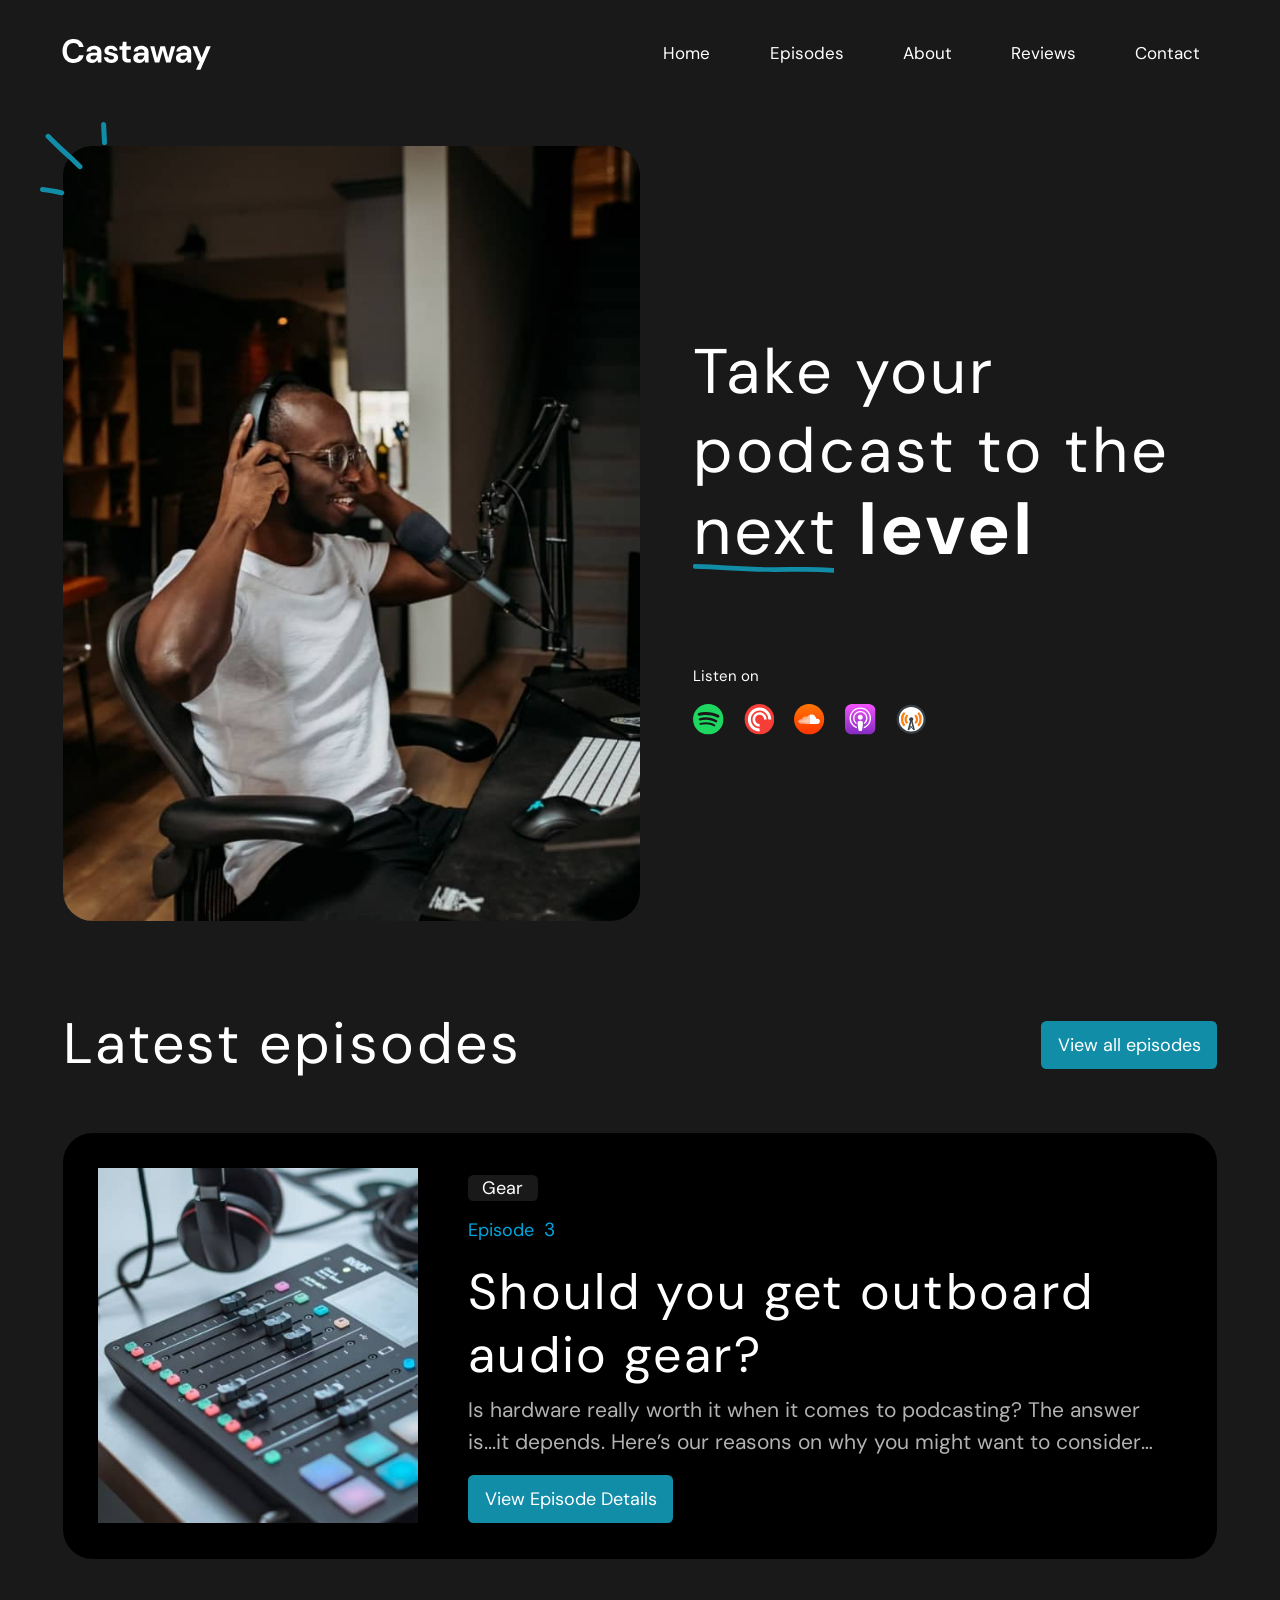
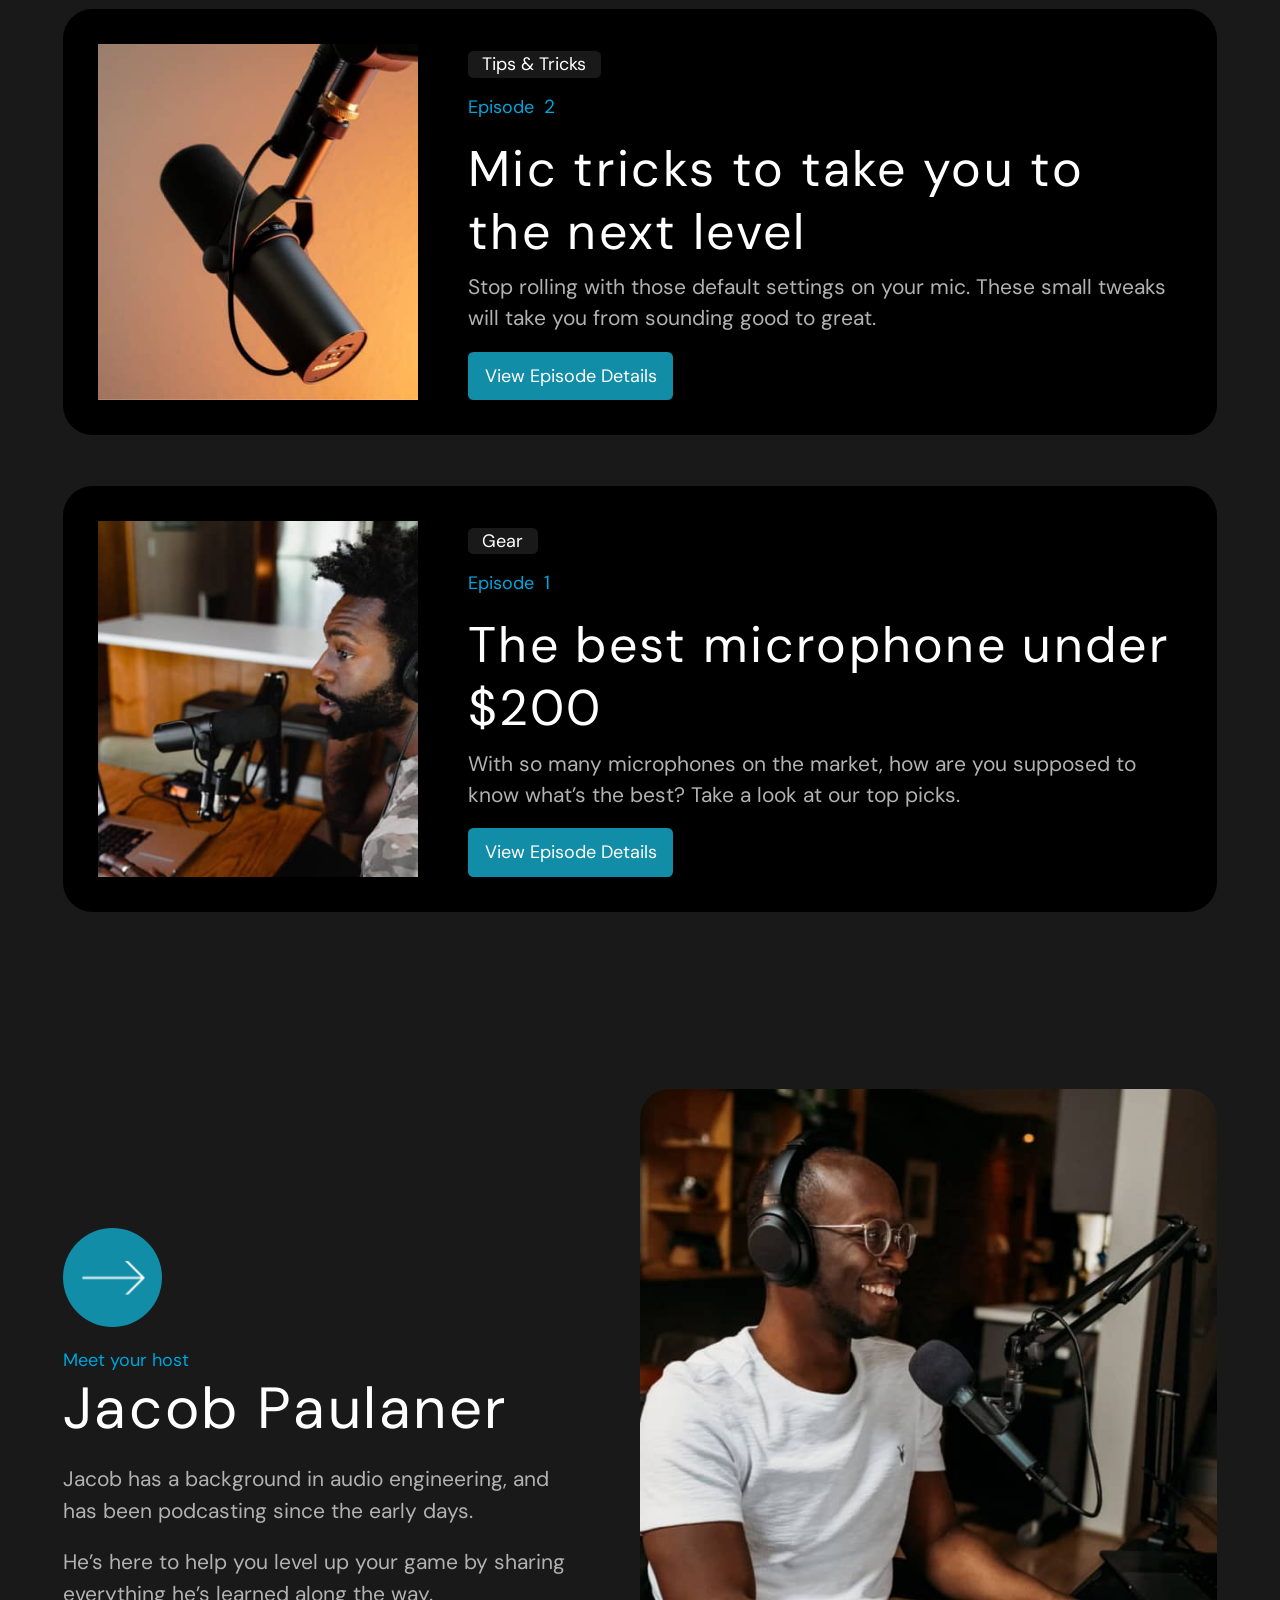
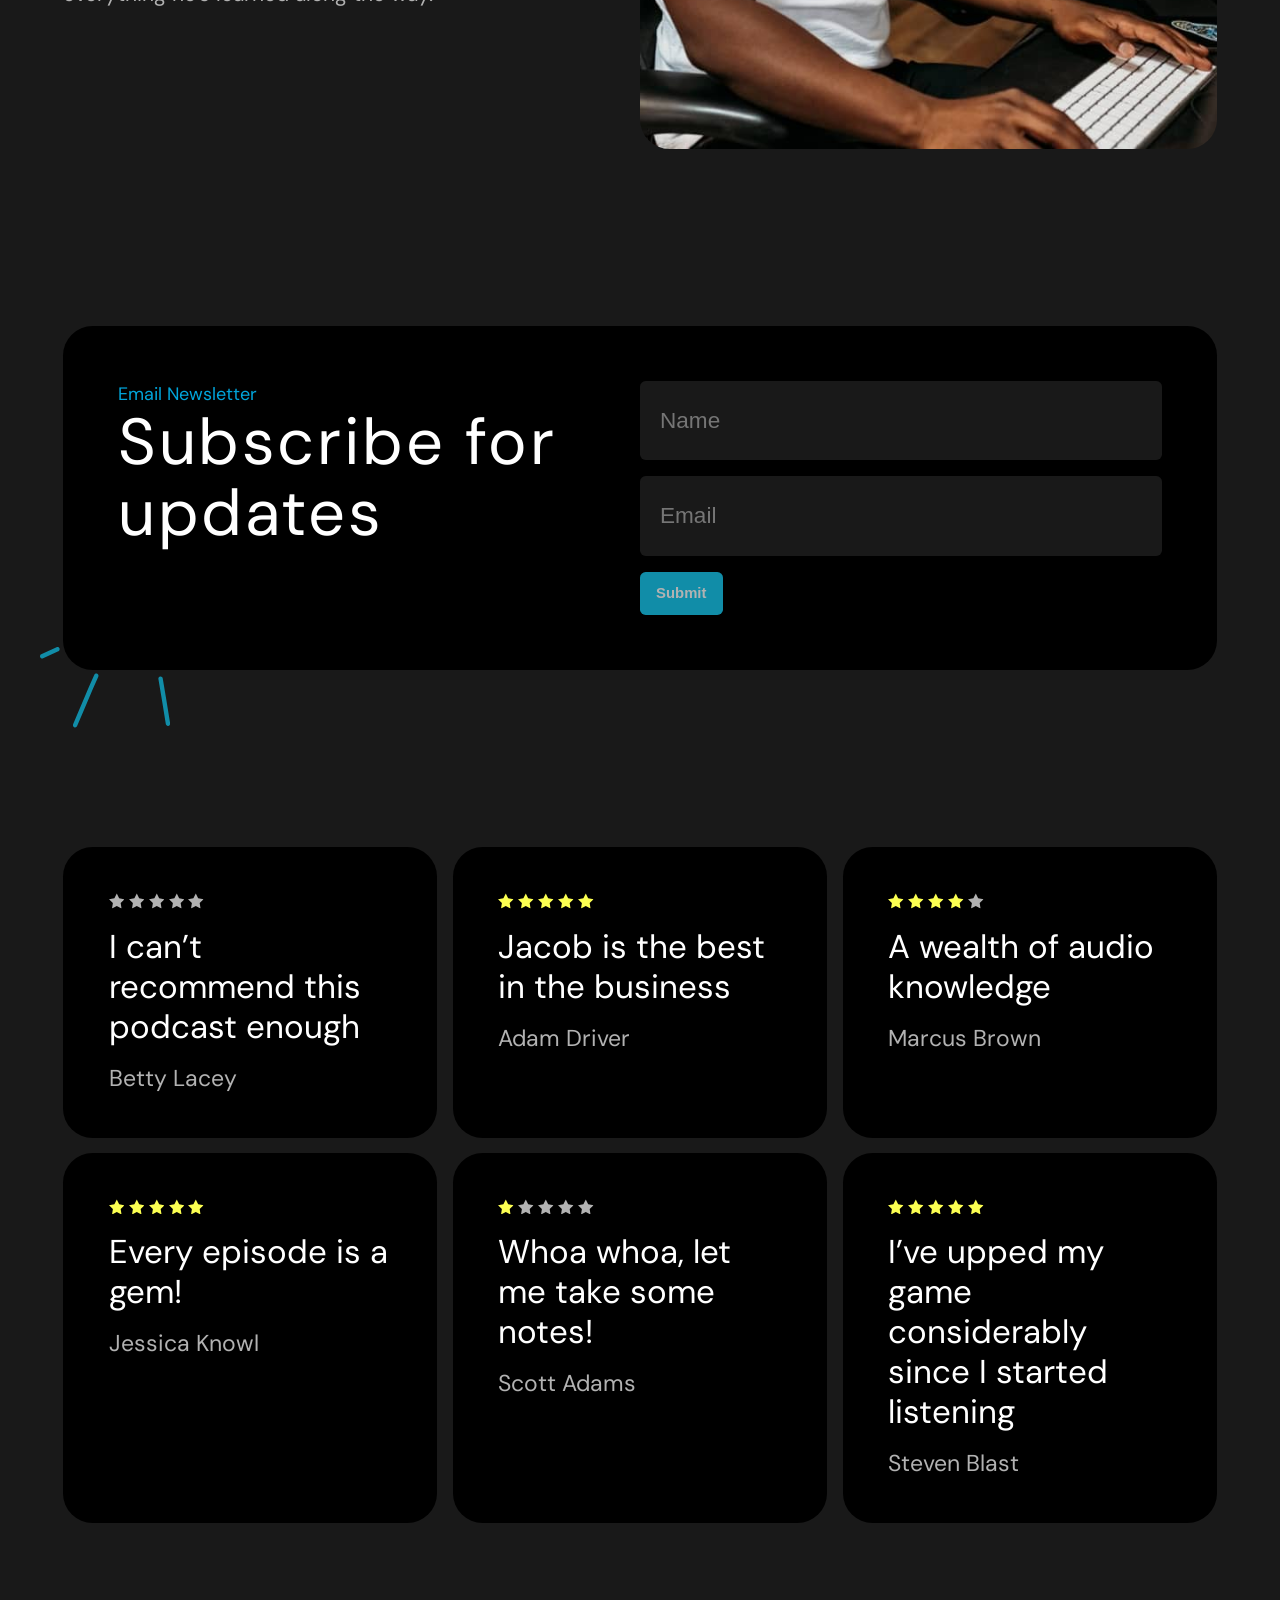
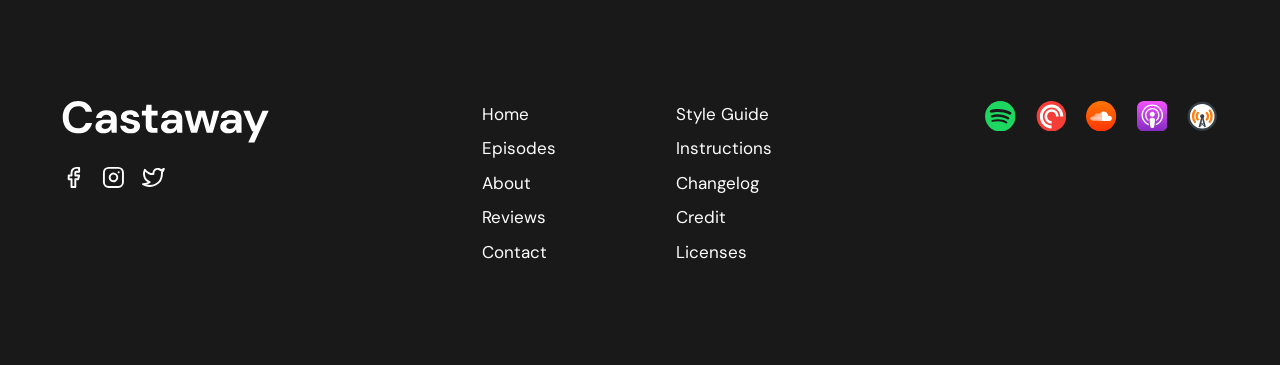
<file: index.html>
<!DOCTYPE html>
<html lang="zxx">

<head>
	<meta charset="UTF-8">
	<meta name="viewport" content="width=device-width, initial-scale=1.0">
	<link rel="shortcut icon" href="img/favicons/favicon-48x48.ico" type="image/x-icon">
	<link rel="apple-touch-icon" href="img/favicons/apple-touch-icon.png" type="image/png">
	<title>Castaway project</title>
	<link rel="stylesheet" type="text/css" href="css/main.css">
</head>

<body>
	<div class="wrapper">
		<header class="header">
			<div class="header__container container align-center">
				<a href="/" class="header__logo" aria-label="Home" title="Home">
					<img class="header__logo-img" width="160" height="33" src="./img/images/header/logo.svg" alt="logo picture">
				</a>
				<div class="header__menu menu align-center">
					<div class="menu__icon"><span></span></div>
					<nav class="menu__body">
						<ul class="menu__list">
							<li class="menu__item"><a href="#home" class="menu__link">Home</a></li>
							<li class="menu__item"><a href="#episodes" class="menu__link">Episodes</a></li>
							<li class="menu__item"><a href="#about" class="menu__link">About</a></li>
							<li class="menu__item"><a href="#reviews" class="menu__link">Reviews</a></li>
							<li class="menu__item"><a href="#contact" class="menu__link">Contact</a></li>
						</ul>
					</nav>
				</div>
			</div>
		</header>

		<main  id="home" class="main page page__container container">
			<h1 class="visually-hidden" id="hero-title">Podcast Studio</h1>
			<section class="page__hero hero" aria-labelledby="hero-title">
				<div class="hero__row">
					<div class="hero__col">
						<div class="hero__image">
							<img src="./img/images/hero-img/hero-img.jpg" width="650" height="873" alt="hero section image">
						</div>
					</div>
					<div class="hero__col align-center">
						<div class="hero__body">
							<h2 class="hero__text-main">Take your podcast to the <span class="hero__text-underlining">next</span> <span class="hero__text-green">level</span></h2>
							<p class="hero__text-add">Listen on</p>
							<div class="hero__soc1als soc1als-1">
								<ul class="soc1als-1__list">
									<li class="soc1als-1__item">
										<a 
											class="soc1als-1__link"
											href="/"
											target="_blank"
											aria-label="icon-1"
											title="icon-1"
										>
											<svg fill="none" viewBox="0 0 32 32" preserveAspectRatio="none" xmlns="http://www.w3.org/2000/svg">
												<g clip-path="url(#clip0_2_65)">
												<path d="M15.9994 0.0527344C7.19005 0.0527344 0.0483398 7.19426 0.0483398 16.0036C0.0483398 24.8133 7.19005 31.9543 15.9994 31.9543C24.8097 31.9543 31.9506 24.8133 31.9506 16.0036C31.9506 7.19483 24.8097 0.0534963 15.9992 0.0534963L15.9994 0.0527344ZM23.3144 23.0584C23.0287 23.527 22.4154 23.6756 21.9468 23.388C18.2017 21.1004 13.487 20.5823 7.93463 21.8508C7.39958 21.9727 6.86624 21.6375 6.74434 21.1023C6.62186 20.567 6.95577 20.0337 7.49215 19.9118C13.5683 18.523 18.7803 19.1213 22.9849 21.6908C23.4535 21.9784 23.6021 22.5899 23.3144 23.0584ZM25.2668 18.7146C24.9068 19.3004 24.1411 19.4851 23.5563 19.1251C19.2687 16.4891 12.7329 15.7259 7.66148 17.2653C7.00377 17.464 6.3091 17.0933 6.10948 16.4367C5.91139 15.779 6.28224 15.0857 6.93882 14.8857C12.7318 13.128 19.9335 13.9794 24.8573 17.0051C25.4421 17.3651 25.6268 18.1308 25.2668 18.7148V18.7146ZM25.4344 14.192C20.2935 11.1384 11.8116 10.8577 6.9032 12.3474C6.11501 12.5864 5.28148 12.1415 5.04263 11.3533C4.80377 10.5647 5.24834 9.73178 6.0371 9.49216C11.6716 7.78169 21.0382 8.11216 26.9571 11.6259C27.6676 12.0466 27.9 12.9623 27.479 13.6703C27.06 14.3792 26.1419 14.6129 25.4352 14.192H25.4344Z" fill="#1ED760"/>
												</g>
												<defs>
												<clipPath id="clip0_2_65">
												<rect width="32" height="32" fill="white"/>
												</clipPath>
												</defs>
											</svg>

										</a>
									</li>
									<li class="soc1als-1__item">
										<a 
											class="soc1als-1__link"
											href="/"
											target="_blank"
											aria-label="icon-2"
											title="icon-2"
										>
											<svg viewBox="0 0 32 32" preserveAspectRatio="none" fill="none" xmlns="http://www.w3.org/2000/svg">
												<g clip-path="url(#clip0_2_26)">
												<path d="M15.6592 30C23.3912 30 29.6592 23.732 29.6592 16C29.6592 8.26801 23.3912 2 15.6592 2C7.92719 2 1.65918 8.26801 1.65918 16C1.65918 23.732 7.92719 30 15.6592 30Z" fill="white"/>
												<path d="M16.1863 0C7.61062 0 0.65918 7.16334 0.65918 16C0.65918 24.8366 7.61062 32 16.1863 32C24.7621 32 31.7135 24.8366 31.7135 16C31.7135 7.16334 24.7621 0 16.1863 0ZM20.9963 16.148C20.9963 13.4927 18.9072 11.3397 16.3299 11.3397C13.7531 11.3397 11.664 13.4923 11.664 16.148C11.664 18.8033 13.7531 20.9559 16.3299 20.9559V23.7036C12.2806 23.7036 8.9975 20.321 8.9975 16.148C8.9975 11.9751 12.2802 8.5924 16.3299 8.5924C20.3797 8.5924 23.6625 11.9751 23.6625 16.148H20.9963ZM25.4955 16.148C25.4955 10.9321 21.3922 6.7036 16.3299 6.7036C11.2682 6.7036 7.16483 10.9321 7.16483 16.148C7.16483 21.3638 11.2682 25.592 16.3299 25.592V28.7404C9.58097 28.7404 4.10941 23.1024 4.10941 16.148C4.10941 9.19327 9.58097 3.5556 16.3299 3.5556C23.0793 3.5556 28.5506 9.19327 28.5506 16.148H25.4955Z" fill="#F43E37"/>
												</g>
												<defs>
												<clipPath id="clip0_2_26">
												<rect width="32" height="32" fill="white"/>
												</clipPath>
												</defs>
											</svg>

										</a>
									</li>
									<li class="soc1als-1__item">
										<a 
											class="soc1als-1__link"
											href="/"
											target="_blank"
											aria-label="icon-3"
											title="icon-3"
										>
											<svg viewBox="0 0 32 32" preserveAspectRatio="none" fill="none" xmlns="http://www.w3.org/2000/svg">
												<g clip-path="url(#clip0_2_33)">
												<path d="M31.6593 16C31.6593 24.8889 24.5267 32 15.8923 32C7.25806 32 0.000244141 24.8889 0.000244141 16C0.000244141 7.11112 7.13292 0 15.7672 0C24.4015 0 31.6593 7.11112 31.6593 16Z" fill="url(#paint0_linear_2_33)"/>
												<path d="M4.67003 17.069C4.67614 17.0161 4.71365 16.9789 4.76091 16.9789C4.80646 16.9789 4.8442 17.0161 4.85127 17.0687L5.0476 18.3457L4.85127 19.601C4.84397 19.6536 4.80669 19.6902 4.76091 19.6902C4.71362 19.6902 4.67614 19.6533 4.67003 19.6005L4.50439 18.3457L4.67003 17.069Z" fill="white"/>
												<path d="M5.59841 16.1888C5.64615 16.1888 5.68488 16.2267 5.69268 16.2815L5.94575 18.3458L5.69243 20.3649C5.68465 20.4196 5.6459 20.4576 5.59841 20.4576C5.55019 20.4576 5.51048 20.4185 5.50414 20.3644L5.28149 18.3458L5.50414 16.2815C5.51071 16.2279 5.55042 16.1888 5.59841 16.1888Z" fill="white"/>
												<path d="M9.03029 14.5498C9.03466 14.4534 9.11025 14.3774 9.2016 14.3774C9.29241 14.3774 9.36766 14.4534 9.37308 14.5498L9.57352 18.3476L9.37308 20.8022V20.8015C9.36774 20.8977 9.29241 20.9736 9.2016 20.9736C9.11025 20.9736 9.03492 20.8979 9.03029 20.802L8.85303 18.3476L9.03029 14.5498Z" fill="white"/>
												<path d="M7.25224 15.8302C7.25786 15.7543 7.3151 15.6975 7.38525 15.6975C7.45467 15.6975 7.51191 15.7543 7.51802 15.8297L7.74504 18.3466L7.51802 20.7812C7.51191 20.8566 7.45467 20.9135 7.38525 20.9135C7.31508 20.9135 7.25759 20.8566 7.25224 20.7812L7.05249 18.3466L7.25224 15.8302Z" fill="white"/>
												<path d="M11.2565 20.7619C11.2519 20.8806 11.1598 20.9733 11.0466 20.9733C10.9325 20.9733 10.8402 20.8803 10.8366 20.7627L10.6824 18.3485L10.8366 13.2928C10.8403 13.1741 10.9326 13.0812 11.0468 13.0812C11.1601 13.0812 11.2522 13.1739 11.2568 13.2925L11.4305 18.3488L11.2565 20.7619Z" fill="white"/>
												<path d="M15.1123 20.6944C15.1094 20.8545 14.9808 20.9848 14.8249 20.9848C14.6689 20.9848 14.5399 20.8545 14.5374 20.6958C14.5374 20.6958 14.429 18.3522 14.429 18.3485L14.5374 12.511C14.5398 12.3506 14.6687 12.2203 14.8249 12.2203C14.9808 12.2203 15.1096 12.3509 15.1123 12.5108L15.2336 18.3504L15.1123 20.6944Z" fill="white"/>
												<path d="M13.1702 20.724C13.1665 20.8649 13.0571 20.9754 12.9214 20.9754C12.7848 20.9754 12.6755 20.8649 12.6725 20.7255L12.541 18.3495L12.6723 13.2563C12.6752 13.1154 12.7846 13.0051 12.9213 13.0051C13.0569 13.0051 13.1662 13.1154 13.1699 13.2563L13.3178 18.3492L13.1702 20.7257V20.724Z" fill="white"/>
												<path d="M8.44204 20.8012C8.43592 20.8875 8.37065 20.953 8.28998 20.953C8.20818 20.953 8.14317 20.8875 8.13775 20.8009L7.94946 18.3463L8.13775 16.0121C8.14291 15.9253 8.20818 15.8597 8.28998 15.8597C8.37091 15.8597 8.43618 15.9248 8.44204 16.011L8.65588 18.3463L8.44204 20.8012Z" fill="white"/>
												<path d="M6.60156 20.7063C6.59474 20.7716 6.54699 20.8188 6.48806 20.8188C6.42812 20.8188 6.38037 20.7713 6.37452 20.7059L6.16309 18.3461L6.37452 15.8969C6.38061 15.8317 6.42834 15.7842 6.48804 15.7842C6.54698 15.7842 6.59472 15.8315 6.60179 15.8969L6.84174 18.3461L6.60156 20.7063Z" fill="white"/>
												<path d="M13.6007 13.4426C13.6037 13.2903 13.7218 13.1714 13.8692 13.1714C14.0163 13.1714 14.1337 13.2903 14.1371 13.4421L14.2716 18.3499L14.1371 20.7111V20.7091C14.1337 20.8613 14.0163 20.98 13.8692 20.98C13.7216 20.98 13.6037 20.8611 13.6007 20.7108L13.481 18.3497L13.6007 13.4426Z" fill="white"/>
												<path d="M10.3115 20.7863C10.3066 20.8938 10.2226 20.9782 10.1208 20.9782C10.018 20.9782 9.93416 20.8938 9.93004 20.7873L9.76416 18.3483L9.92978 13.6817C9.93424 13.5742 10.018 13.4899 10.1208 13.4899C10.2226 13.4899 10.3064 13.5739 10.3115 13.6817L10.4986 18.3483L10.3115 20.7863Z" fill="white"/>
												<path d="M12.2098 20.7478V20.7475C12.2054 20.8764 12.1051 20.9777 11.9806 20.9777C11.8557 20.9777 11.7548 20.876 11.7514 20.7476L11.6084 18.3485L11.7512 13.1221C11.7545 12.9921 11.8554 12.8905 11.9806 12.8905C12.1051 12.8905 12.2059 12.9923 12.2098 13.1221L12.3706 18.3488L12.2098 20.7465V20.7475C12.2098 20.7472 12.2098 20.747 12.2098 20.7468V20.7478Z" fill="white"/>
												<path d="M23.2915 15.5558C23.6233 15.4147 23.9875 15.3364 24.3692 15.3364C25.9077 15.3364 27.1549 16.6024 27.1549 18.164C27.1549 19.7255 25.9075 20.9914 24.369 20.9914C24.3192 20.9914 16.6534 20.9875 16.6463 20.9867C16.4799 20.9696 16.3477 20.8255 16.3455 20.6525V11.6794C16.3475 11.5145 16.4035 11.4295 16.6137 11.3469C17.1547 11.1346 17.7674 11.009 18.3958 11.009C20.9643 11.009 23.0698 13.0078 23.2915 15.5558Z" fill="white"/>
												<path d="M15.4687 11.982C15.4712 11.8108 15.6086 11.6714 15.7759 11.6714C15.9428 11.6714 16.0801 11.8108 16.0826 11.9816L16.2192 18.351L16.0826 20.6628V20.66C16.0801 20.8314 15.9428 20.9705 15.7759 20.9705C15.6086 20.9705 15.4712 20.8314 15.469 20.6625L15.343 18.351L15.4687 11.982Z" fill="white"/>
												</g>
												<defs>
												<linearGradient id="paint0_linear_2_33" x1="15.8298" y1="0" x2="15.8298" y2="32" gradientUnits="userSpaceOnUse">
												<stop offset="0" stop-color="#FF7602"/>
												<stop offset="1" stop-color="#FF3502"/>
												</linearGradient>
												<clipPath id="clip0_2_33">
												<rect width="32" height="32" fill="white"/>
												</clipPath>
												</defs>
											</svg>

										</a>
									</li>
									<li class="soc1als-1__item">
										<a 
											class="soc1als-1__link"
											href="/"
											target="_blank"
											aria-label="icon-4"
											title="icon-4"
										>
											<svg viewBox="0 0 32 32" preserveAspectRatio="none" fill="none" xmlns="http://www.w3.org/2000/svg">
												<g clip-path="url(#clip0_2_30)">
												<path fill-rule="evenodd" clip-rule="evenodd" d="M31.3672 27.7357C31.0561 28.5258 30.3384 29.6383 29.3205 30.4219C28.7329 30.8745 28.0313 31.3072 27.0676 31.5927C26.0403 31.8971 24.7749 32 23.2 32H8.8001C7.22534 32 5.95999 31.8971 4.93258 31.5927C3.96888 31.3072 3.2674 30.8745 2.67962 30.4219C1.66187 29.6382 0.943989 28.5258 0.632929 27.7357C0.00635821 26.1438 0 24.3376 0 23.2V8.79997C0 7.66243 0.00635821 5.85622 0.632929 4.26429C0.943989 3.47418 1.66174 2.36169 2.67962 1.57806C3.26727 1.12546 3.96888 0.692826 4.93258 0.407328C5.95986 0.102881 7.22521 0 8.8001 0H23.2002C24.7749 0 26.0403 0.102881 27.0677 0.407328C28.0314 0.692826 28.7329 1.12559 29.3206 1.57806C30.3384 2.36182 31.0563 3.47418 31.3673 4.26429C31.9939 5.85622 32.0003 7.66243 32.0003 8.79997V23.2C32.0001 24.3375 31.9938 26.1437 31.3672 27.7357Z" fill="url(#paint0_linear_2_30)"/>
												<path d="M18.3209 18.3933C17.8407 17.8867 16.9973 17.5619 16.0016 17.5619C15.0059 17.5619 14.1625 17.8867 13.6823 18.3933C13.4318 18.6577 13.2993 18.9287 13.2575 19.3148C13.1767 20.0625 13.2221 20.7062 13.3097 21.7354C13.3931 22.7161 13.5516 24.024 13.7583 25.356C13.9055 26.3039 14.025 26.8155 14.1339 27.1819C14.3104 27.7756 14.97 28.2949 16.0016 28.2949C17.0331 28.2949 17.6928 27.7755 17.8693 27.1819C17.9781 26.8155 18.0977 26.3039 18.2448 25.356C18.4516 24.024 18.61 22.7161 18.6935 21.7354C18.7811 20.7061 18.8265 20.0623 18.7456 19.3148C18.7039 18.9289 18.5714 18.6577 18.3209 18.3933ZM13.3852 13.8822C13.3852 15.3285 14.5577 16.501 16.0041 16.501C17.4505 16.501 18.623 15.3285 18.623 13.8822C18.623 12.4358 17.4505 11.2633 16.0041 11.2633C14.5577 11.2633 13.3852 12.4358 13.3852 13.8822ZM15.9716 3.54704C9.84669 3.56447 4.8279 8.53341 4.7521 14.658C4.69055 19.6193 7.85762 23.8632 12.28 25.4188C12.3873 25.4565 12.4963 25.3674 12.4794 25.2549C12.4214 24.8696 12.3667 24.4825 12.3165 24.1019C12.2987 23.9674 12.213 23.8514 12.0887 23.7971C8.5933 22.27 6.15251 18.7644 6.19168 14.7037C6.24305 9.37477 10.5946 5.03036 15.9236 4.98725C21.3714 4.94325 25.8174 9.36219 25.8174 14.8C25.8174 18.82 23.3873 22.2826 19.9191 23.7975C19.7949 23.8518 19.7097 23.9681 19.692 24.1026C19.6418 24.483 19.5871 24.87 19.5292 25.2549C19.5122 25.3674 19.6212 25.4565 19.7285 25.4189C24.1086 23.8782 27.2573 19.7003 27.2573 14.8001C27.257 8.58415 22.1914 3.52924 15.9716 3.54704ZM15.7683 8.70954C19.2404 8.57512 22.1079 11.3607 22.1079 14.8034C22.1079 16.5543 21.3661 18.1351 20.1805 19.2483C20.0799 19.3427 20.0258 19.4767 20.0336 19.6144C20.0572 20.0332 20.0486 20.4402 20.0207 20.8998C20.0132 21.0222 20.1506 21.1004 20.2519 21.0314C22.2401 19.6727 23.5478 17.3881 23.5478 14.8034C23.5478 10.5478 20.0031 7.10439 15.7112 7.27073C11.7226 7.42537 8.52259 10.7139 8.47147 14.7053C8.43789 17.3303 9.7536 19.6559 11.7674 21.0316C11.8685 21.1007 12.0054 21.0224 11.9979 20.9C11.9699 20.4402 11.9614 20.0332 11.9849 19.6144C11.9927 19.4768 11.9388 19.3428 11.8384 19.2486C10.6158 18.1007 9.86501 16.4558 9.91282 14.6398C9.99701 11.444 12.5736 8.83328 15.7683 8.70954Z" fill="white"/>
												</g>
												<defs>
												<linearGradient id="paint0_linear_2_30" x1="16.0001" y1="0" x2="16.0001" y2="32" gradientUnits="userSpaceOnUse">
												<stop offset="0" stop-color="#F452FF"/>
												<stop offset="1" stop-color="#832BC1"/>
												</linearGradient>
												<clipPath id="clip0_2_30">
												<rect width="32" height="32" fill="white"/>
												</clipPath>
												</defs>
											</svg>

										</a>
									</li>
									<li class="soc1als-1__item">
										<a 
											class="soc1als-1__link"
											href="/"
											target="_blank"
											aria-label="icon-5"
											title="icon-5"
										>
											<svg viewBox="0 0 32 32" preserveAspectRatio="none" fill="none" xmlns="http://www.w3.org/2000/svg">
												<g clip-path="url(#clip0_2_50)">
												<path d="M15.9375 30C23.704 30 30 23.704 30 15.9375C30 8.171 23.704 1.875 15.9375 1.875C8.171 1.875 1.875 8.171 1.875 15.9375C1.875 23.704 8.171 30 15.9375 30Z" fill="white" stroke="#363F46" stroke-width="2.42578" stroke-linecap="round"/>
												<path d="M8.30304 9.99902C8.30304 9.99902 6.3584 12.1928 6.3584 16.0258C6.3584 19.8588 8.30304 21.9642 8.30304 21.9642" fill="white"/>
												<path d="M8.30304 9.99902C8.30304 9.99902 6.3584 12.1928 6.3584 16.0258C6.3584 19.8588 8.30304 21.9642 8.30304 21.9642" stroke="#FC7E0F" stroke-width="2.42578" stroke-linecap="round"/>
												<path d="M23.7959 9.99902C23.7959 9.99902 25.7405 12.1928 25.7405 16.0258C25.7405 19.8588 23.7959 21.9642 23.7959 21.9642" fill="white"/>
												<path d="M23.7959 9.99902C23.7959 9.99902 25.7405 12.1928 25.7405 16.0258C25.7405 19.8588 23.7959 21.9642 23.7959 21.9642" stroke="#FC7E0F" stroke-width="2.42578" stroke-linecap="round"/>
												<path d="M20.6943 12.5625C20.6943 12.5625 22.0042 14.1938 21.972 16.0179C21.9318 18.2116 20.7104 19.417 20.7104 19.417" fill="white"/>
												<path d="M20.6943 12.5625C20.6943 12.5625 22.0042 14.1938 21.972 16.0179C21.9318 18.2116 20.7104 19.417 20.7104 19.417" stroke="#FC7E0F" stroke-width="2.42578" stroke-linecap="round"/>
												<path d="M11.3408 12.5625C11.3408 12.5625 10.0309 14.1938 10.0631 16.0179C10.1033 18.2116 11.3247 19.417 11.3247 19.417" fill="white"/>
												<path d="M11.3408 12.5625C11.3408 12.5625 10.0309 14.1938 10.0631 16.0179C10.1033 18.2116 11.3247 19.417 11.3247 19.417" stroke="#FC7E0F" stroke-width="2.42578" stroke-linecap="round"/>
												<path d="M15.9358 18.1206C17.1413 18.1206 18.1186 17.1433 18.1186 15.9377C18.1186 14.7322 17.1413 13.7549 15.9358 13.7549C14.7302 13.7549 13.7529 14.7322 13.7529 15.9377C13.7529 17.1433 14.7302 18.1206 15.9358 18.1206Z" fill="#363F46"/>
												<path d="M16.3047 17.9767L14.7562 17.5605L12.1777 27.1924L13.7262 27.6085L16.3047 17.9767Z" fill="#363F46"/>
												<path d="M15.7051 17.964L17.2467 17.5547L19.8116 27.1934L18.2699 27.6027L15.7051 17.964Z" fill="#363F46"/>
												<path d="M14.2725 23.1618L14.8455 22.5752L18.8155 26.4429L18.2425 27.0296L14.2725 23.1618Z" fill="#363F46"/>
												<path d="M17.6351 23.1825L17.1166 22.6572L13.1807 26.5659L13.6991 27.0912L17.6351 23.1825Z" fill="#363F46"/>
												</g>
												<defs>
												<clipPath id="clip0_2_50">
												<rect width="32" height="32" fill="white"/>
												</clipPath>
												</defs>
											</svg>

										</a>
									</li>
								</ul>
							</div>
						</div>
					</div>
				</div>
			</section>

			<section class="page__episodes episodes" id="episodes" aria-labelledby="episodes-title">
				<header class="episodes__header">
					<h2 class="episodes__header-title" id="episodes-title">Latest episodes</h2>
					<a href="#" class="episodes__header-link button text-small">View all episodes</a>
				</header>
				<div class="episodes__container">
					<ul class="episodes__list">
						<li class="episodes__item">
							<a href="#" class="episodes__card  card-episodes"  aria-label='Should you get outboard audio gear?' title=" aria-label='Should you get outboard audio gear?">
								<div class="card-episodes__border">									
									<div class="card-episodes__body">
										<div class="card-episodes__container">
											<p class="card-episodes__top-title text-small">Gear</p>
											<p class="card-episodes__text-blue text-blue text-small ">Episode <span>3</span></p>
											<header class="card-episodes__header">
												<h3 class="card-episodes__title ellipsis-text">Should you get outboard audio gear?</h3>
												<div class="card-episodes__subtitle subtitle ellipsis-text"><p>Is hardware really worth it when it comes to podcasting? The answer is...it depends. Here’s our reasons on why you might want to consider picking...</p></div>
											</header>
											<span class="card-episodes__button button text-small">View Episode Details</span>
										</div>
									</div>
									<div class="card-episodes__image">
										<img loading="lazy" src="./img/images/episodes-img/episodes-img_1.jpg" width="389" height="432" alt="image of episodes_3">
									</div>
								</div>
							</a>
						</li>
						<li class="episodes__item">
							<a href="#" class="episodes__card  card-episodes"  aria-label='Should you get outboard audio gear?' title=" aria-label='Should you get outboard audio gear?'">
								<div class="card-episodes__border">									
									<div class="card-episodes__body">
										<div class="card-episodes__container">
											<p class="card-episodes__top-title text-small">Tips & Tricks</p>
											<p class="card-episodes__text-blue text-blue text-small">Episode <span>2</span></p>
											<header class="card-episodes__header">
												<h3 class="card-episodes__title ellipsis-text">Mic tricks to take you to the next level</h3>
												<div class="card-episodes__subtitle subtitle ellipsis-text"><p>Stop rolling with those default settings on your mic. These small tweaks will take you from sounding good to great.</p></div>
											</header>
											<span class="card-episodes__button button text-small">View Episode Details</span>
										</div>
									</div>
									<div class="card-episodes__image">
										<img loading="lazy" src="./img/images/episodes-img/episodes-img_2.jpg" width="389" height="432" alt="image of episodes_3">
									</div>
								</div>
							</a>
						</li>
						<li class="episodes__item">
							<a href="#" class="episodes__card  card-episodes"  aria-label='Should you get outboard audio gear?' title=" aria-label='Should you get outboard audio gear?'">
								<div class="card-episodes__border">									
									<div class="card-episodes__body">
										<div class="card-episodes__container">
											<p class="card-episodes__top-title text-small">Gear</p>
											<p class="card-episodes__text-blue text-blue text-small">Episode <span>1</span></p>
											<header class="card-episodes__header">
												<h3 class="card-episodes__title ellipsis-text">The best microphone under $200</h3>
												<div class="card-episodes__subtitle subtitle ellipsis-text"><p>With so many microphones on the market, how are you supposed to know what’s the best? Take a look at our top picks.</p></div>
											</header>
											<span class="card-episodes__button button text-small">View Episode Details</span>
										</div>
									</div>
									<div class="card-episodes__image">
										<img loading="lazy" src="./img/images/episodes-img/episodes-img_3.jpg" width="389" height="432" alt="image of episodes_3">
									</div>
								</div>
							</a>
						</li>
					</ul>
				</div>
			</section>

			<section class="page__about about" id="about" aria-labelledby="about-title">
				<div class="about__row">
					<div class="about__col">
						<div class="about__image">
							<img loading="lazy" src="./img/images/about/about.jpg" width="650" height="743" alt="picture of an about block">
						</div>
					</div>
					<div class="about__col">
						<div class="about__text text-about">
							<div class="text-about__container">
								<div class="text-about__arrow"></div>
								<div class="text-about__text-blue text-blue text-small">Meet your host</div>
								<header class="text-about__header">
									<h2 class="text-about__title" id="about-title">Jacob Paulaner</h2>
									<div class="text-about__subtitle subtitle"><p>Jacob has a background in audio engineering, and has been podcasting since the early days.</p></div>
									<div class="text-about__subtitle subtitle"><p>He’s here to help you level up your game by sharing everything he’s learned along the way.</p></div>
								</header>
							</div>
						</div>								
					</div>
				</div>
			</section>

			<section class="page__subscribe subscribe" aria-labelledby="subscribe-title">
				<div class="subscribe__container">
					<div class="subscribe__row">
						<div class="subscribe__col">
							<div class="subscribe__text">
								<div class="subscribe__text-blue text-blue text-small">Email Newsletter</div>
								<h2 class="subscribe__title" id="subscribe-title">Subscribe for updates</h2>
							</div>
						</div>
						<div class="subscribe__col">
							<form class="subscribe__form form-subscribe align-center" action="#" id="form">
								<input class="form-subscribe__field _req" type="text" id="name" name="name" placeholder="Name" autocomplete="given-name">
								<input class="form-subscribe__field _req _email" type="email" id="email" name="email" placeholder="Email" autocomplete="off">
								<button class="form-subscribe__button button-subscribe" type="submit" aria-label="Submit">Submit</button>
							</form>
						</div>
					</div>
				</div>
			</section>

			<section class="page__reviews reviews" id="reviews" aria-labelledby="reviews-title">
				<h2 class="visually-hidden" id="reviews-title">Student reviews</h2>
				<div class="reviews__container container">
					<ul class="reviews__list">
						<li class="reviews__item">
							<a href="#">
								<article class="reviews-card">
									<h3 class="visually-hidden">Review by Betty Lacey</h3>
									<svg style="display: none;">
										<symbol id="icon-star" viewBox="0 0 24 24">
											<path d="M12 .587l3.668 7.431L24 9.75l-6 5.847L19.335 24 
													12 19.897 4.665 24 6 15.597 0 9.75l8.332-1.732z"/>
										</symbol>
									</svg>
									<div class="stars">
										<svg class="star empty"><use href="#icon-star"></use></svg>
										<svg class="star empty"><use href="#icon-star"></use></svg>
										<svg class="star empty"><use href="#icon-star"></use></svg>
										<svg class="star empty"><use href="#icon-star"></use></svg>
										<svg class="star empty"><use href="#icon-star"></use></svg>
									</div>
									<blockquote class="reviews-card__description"><p>I can’t recommend this podcast enough</p></blockquote>
									<footer class="reviews-card__author">Betty Lacey</footer>
								</article>
							</a>															
						</li>
						<li class="reviews__item">
							<a href="#">
								<article class="reviews-card">
									<h3 class="visually-hidden">Review by Betty Adam Driver</h3>
									<div class="stars">
										<svg class="star full"><use href="#icon-star"></use></svg>
										<svg class="star full"><use href="#icon-star"></use></svg>
										<svg class="star full"><use href="#icon-star"></use></svg>
										<svg class="star full"><use href="#icon-star"></use></svg>
										<svg class="star full"><use href="#icon-star"></use></svg>
									</div>
									<blockquote class="reviews-card__description"><p>Jacob is the best in the business</p></blockquote>
									<footer class="reviews-card__author">Adam Driver</footer>
								</article>
							</a>
						</li>
						<li class="reviews__item">
							<a href="#">
								<article class="reviews-card">
									<h3 class="visually-hidden">Review by Marcus Brown</h3>
									<div class="stars">
										<svg class="star full"><use href="#icon-star"></use></svg>
										<svg class="star full"><use href="#icon-star"></use></svg>
										<svg class="star full"><use href="#icon-star"></use></svg>
										<svg class="star full"><use href="#icon-star"></use></svg>
										<svg class="star empty"><use href="#icon-star"></use></svg>
									</div>
									<blockquote class="reviews-card__description"><p>A wealth of audio knowledge</p></blockquote>
									<footer class="reviews-card__author">Marcus Brown</footer>
								</article>
							</a>
						</li>
						<li class="reviews__item">
							<a href="#">
								<article class="reviews-card">
									<h3 class="visually-hidden">Review by Jessica Knowl</h3>
									<div class="stars">
										<svg class="star full"><use href="#icon-star"></use></svg>
										<svg class="star full"><use href="#icon-star"></use></svg>
										<svg class="star full"><use href="#icon-star"></use></svg>
										<svg class="star full"><use href="#icon-star"></use></svg>
										<svg class="star full"><use href="#icon-star"></use></svg>
									</div>
									<blockquote class="reviews-card__description"><p>Every episode is a gem!</p></blockquote>
									<footer class="reviews-card__author">Jessica Knowl</footer>
								</article>
							</a>
						</li>
						<li class="reviews__item">
							<a href="#">
								<article class="reviews-card">
									<h3 class="visually-hidden">Review by Scott Adams</h3>
									<div class="stars">
										<svg class="star full"><use href="#icon-star"></use></svg>
										<svg class="star empty"><use href="#icon-star"></use></svg>
										<svg class="star empty"><use href="#icon-star"></use></svg>
										<svg class="star empty"><use href="#icon-star"></use></svg>
										<svg class="star empty"><use href="#icon-star"></use></svg>
									</div>
									<blockquote class="reviews-card__description"><p>Whoa whoa, let me take some notes!</p></blockquote>
									<footer class="reviews-card__author">Scott Adams</footer>
								</article>
							</a>
						</li>
						<li class="reviews__item">
							<a href="#">
								<article class="reviews-card">
									<h3 class="visually-hidden">Review by Steven Blast</h3>
									<div class="stars">
										<svg class="star full"><use href="#icon-star"></use></svg>
										<svg class="star full"><use href="#icon-star"></use></svg>
										<svg class="star full"><use href="#icon-star"></use></svg>
										<svg class="star full"><use href="#icon-star"></use></svg>
										<svg class="star full"><use href="#icon-star"></use></svg>
									</div>
									<blockquote class="reviews-card__description"><p>I’ve upped my game considerably since I started listening</p></blockquote>
									<footer class="reviews-card__author">Steven Blast</footer>
								</article>
							</a>
						</li>
					</ul>
				</div>
			</section>
		</main>
	
		<footer class="footer" id="contact">
			<div class="footer__container container">
				<div class="footer__row">
					<div class="footer__col">
						<a href="#home" class="footer__logo">
							<img class="footer__logo-img" loading="lazy" src="./img/images/header/logo.svg" width="223" height="46" alt="logo picture">
						</a>
						<div class="footer__soc1als-2 soc1als-2">
							<ul class="soc1als-2__list">
								<li class="soc1als-2__item">
									<a 
										class="soc1als-2__link"
										href="/"
										target="_blank"
										aria-label="facebook"
										title="facebook"
									>
										<svg preserveAspectRatio="none" viewBox="0 0 24 24" fill="none" xmlns="http://www.w3.org/2000/svg">
											<path d="M18 2H15C13.6739 2 12.4021 2.52678 11.4645 3.46447C10.5268 4.40215 10 5.67392 10 7V10H7V14H10V22H14V14H17L18 10H14V7C14 6.73478 14.1054 6.48043 14.2929 6.29289C14.4804 6.10536 14.7348 6 15 6H18V2Z" stroke="white" stroke-width="2" stroke-linecap="round" stroke-linejoin="round"/>
										</svg>
									</a>
								</li>
								<li class="soc1als-2__item">
									<a 
										class="soc1als-2__link"
										href="/"
										target="_blank"
										aria-label="instagram"
										title="instagram"
									>
										<svg preserveAspectRatio="none" viewBox="0 0 24 24" fill="none" xmlns="http://www.w3.org/2000/svg">
											<path d="M17 2H7C4.23858 2 2 4.23858 2 7V17C2 19.7614 4.23858 22 7 22H17C19.7614 22 22 19.7614 22 17V7C22 4.23858 19.7614 2 17 2Z" stroke="white" stroke-width="2" stroke-linecap="round" stroke-linejoin="round"/>
											<path d="M16 11.3698C16.1234 12.202 15.9812 13.052 15.5937 13.7988C15.2062 14.5456 14.5931 15.1512 13.8416 15.5295C13.0901 15.9077 12.2384 16.0394 11.4077 15.9057C10.5771 15.7721 9.80971 15.3799 9.21479 14.785C8.61987 14.19 8.22768 13.4227 8.09402 12.592C7.96035 11.7613 8.09202 10.9097 8.47028 10.1582C8.84854 9.40667 9.45414 8.79356 10.2009 8.40606C10.9477 8.01856 11.7977 7.8764 12.63 7.99982C13.4789 8.1257 14.2648 8.52128 14.8716 9.12812C15.4785 9.73497 15.8741 10.5209 16 11.3698Z" stroke="white" stroke-width="2" stroke-linecap="round" stroke-linejoin="round"/>
											<path d="M17.5 6.5H17.51" stroke="white" stroke-width="2" stroke-linecap="round" stroke-linejoin="round"/>
										</svg>
									</a>
								</li>
								<li class="soc1als-2__item">
									<a 
										class="soc1als-2__link"
										href="/"
										target="_blank"
										aria-label="twitter"
										title="twitter"
									>
										<svg preserveAspectRatio="none" viewBox="0 0 24 24" fill="none" xmlns="http://www.w3.org/2000/svg">
											<path d="M23 2.9998C22.0424 3.67528 20.9821 4.19191 19.86 4.52981C19.2577 3.83732 18.4573 3.3465 17.567 3.12373C16.6767 2.90097 15.7395 2.957 14.8821 3.28426C14.0247 3.61152 13.2884 4.19421 12.773 4.95352C12.2575 5.71284 11.9877 6.61214 12 7.5298V8.52979C10.2426 8.57536 8.50127 8.18562 6.93101 7.39525C5.36074 6.60488 4.01032 5.43844 3 3.9998C3 3.9998 -1 12.9998 8 16.9998C5.94053 18.3978 3.48716 19.0987 1 18.9998C10 23.9998 21 18.9998 21 7.49979C21 7.21979 20.97 6.93981 20.92 6.66981C21.9406 5.6633 22.6608 4.39252 23 2.9998Z" stroke="white" stroke-width="2" stroke-linecap="round" stroke-linejoin="round"/>
										</svg>
									</a>
								</li>
							</ul>
						</div>
					</div>
					<div class="footer__col">
						<div class="footer__nav nav-footer">
							<div class="nav-footer__row">
								<div class="nav-footer__col">
									<ul class="nav-footer__list">
										<li class="nav-footer__item"><a href="#home" class="nav-footer__link">Home</a></li>
										<li class="nav-footer__item"><a href="#episodes" class="nav-footer__link">Episodes</a></li>
										<li class="nav-footer__item"><a href="#about" class="nav-footer__link">About</a></li>
										<li class="nav-footer__item"><a href="#reviews" class="nav-footer__link">Reviews</a></li>
										<li class="nav-footer__item"><a href="#contact" class="nav-footer__link">Contact</a></li>
									</ul>
								</div>
								<div class="nav-footer__col">
									<ul class="nav-footer__list">
										<li class="nav-footer__item"><a href="./addPages/style-guide.html" class="nav-footer__link">Style Guide</a></li>
										<li class="nav-footer__item"><a href="#" class="nav-footer__link">Instructions</a></li>
										<li class="nav-footer__item"><a href="#" class="nav-footer__link">Changelog</a></li>
										<li class="nav-footer__item"><a href="#" class="nav-footer__link">Credit</a></li>
										<li class="nav-footer__item"><a href="#" class="nav-footer__link">Licenses</a></li>
									</ul>
								</div>
							</div>
						</div>
					</div>
					<div class="footer__col">
						<div class="footer__soc1als-1 soc1als-1">
							<ul class="soc1als-1__list">
								<li class="soc1als-1__item">
									<a 
										class="soc1als-1__link"
										href="/"
										target="_blank"
										aria-label="icon-1"
										title="icon-1"
									>
										<svg fill="none" viewBox="0 0 32 32" preserveAspectRatio="none" xmlns="http://www.w3.org/2000/svg">
											<g clip-path="url(#clip0_2_65)">
											<path d="M15.9994 0.0527344C7.19005 0.0527344 0.0483398 7.19426 0.0483398 16.0036C0.0483398 24.8133 7.19005 31.9543 15.9994 31.9543C24.8097 31.9543 31.9506 24.8133 31.9506 16.0036C31.9506 7.19483 24.8097 0.0534963 15.9992 0.0534963L15.9994 0.0527344ZM23.3144 23.0584C23.0287 23.527 22.4154 23.6756 21.9468 23.388C18.2017 21.1004 13.487 20.5823 7.93463 21.8508C7.39958 21.9727 6.86624 21.6375 6.74434 21.1023C6.62186 20.567 6.95577 20.0337 7.49215 19.9118C13.5683 18.523 18.7803 19.1213 22.9849 21.6908C23.4535 21.9784 23.6021 22.5899 23.3144 23.0584ZM25.2668 18.7146C24.9068 19.3004 24.1411 19.4851 23.5563 19.1251C19.2687 16.4891 12.7329 15.7259 7.66148 17.2653C7.00377 17.464 6.3091 17.0933 6.10948 16.4367C5.91139 15.779 6.28224 15.0857 6.93882 14.8857C12.7318 13.128 19.9335 13.9794 24.8573 17.0051C25.4421 17.3651 25.6268 18.1308 25.2668 18.7148V18.7146ZM25.4344 14.192C20.2935 11.1384 11.8116 10.8577 6.9032 12.3474C6.11501 12.5864 5.28148 12.1415 5.04263 11.3533C4.80377 10.5647 5.24834 9.73178 6.0371 9.49216C11.6716 7.78169 21.0382 8.11216 26.9571 11.6259C27.6676 12.0466 27.9 12.9623 27.479 13.6703C27.06 14.3792 26.1419 14.6129 25.4352 14.192H25.4344Z" fill="#1ED760"/>
											</g>
											<defs>
											<clipPath>
											<rect width="32" height="32" fill="white"/>
											</clipPath>
											</defs>
										</svg>
									</a>
								</li>
								<li class="soc1als-1__item">
									<a 
										class="soc1als-1__link"
										href="/"
										target="_blank"
										aria-label="icon-1"
										title="icon-1"
									>
										<svg viewBox="0 0 32 32" preserveAspectRatio="none" fill="none" xmlns="http://www.w3.org/2000/svg">
											<g clip-path="url(#clip0_2_26)">
											<path d="M15.6592 30C23.3912 30 29.6592 23.732 29.6592 16C29.6592 8.26801 23.3912 2 15.6592 2C7.92719 2 1.65918 8.26801 1.65918 16C1.65918 23.732 7.92719 30 15.6592 30Z" fill="white"/>
											<path d="M16.1863 0C7.61062 0 0.65918 7.16334 0.65918 16C0.65918 24.8366 7.61062 32 16.1863 32C24.7621 32 31.7135 24.8366 31.7135 16C31.7135 7.16334 24.7621 0 16.1863 0ZM20.9963 16.148C20.9963 13.4927 18.9072 11.3397 16.3299 11.3397C13.7531 11.3397 11.664 13.4923 11.664 16.148C11.664 18.8033 13.7531 20.9559 16.3299 20.9559V23.7036C12.2806 23.7036 8.9975 20.321 8.9975 16.148C8.9975 11.9751 12.2802 8.5924 16.3299 8.5924C20.3797 8.5924 23.6625 11.9751 23.6625 16.148H20.9963ZM25.4955 16.148C25.4955 10.9321 21.3922 6.7036 16.3299 6.7036C11.2682 6.7036 7.16483 10.9321 7.16483 16.148C7.16483 21.3638 11.2682 25.592 16.3299 25.592V28.7404C9.58097 28.7404 4.10941 23.1024 4.10941 16.148C4.10941 9.19327 9.58097 3.5556 16.3299 3.5556C23.0793 3.5556 28.5506 9.19327 28.5506 16.148H25.4955Z" fill="#F43E37"/>
											</g>
											<defs>
											<clipPath>
											<rect width="32" height="32" fill="white"/>
											</clipPath>
											</defs>
										</svg>												
									</a>
								</li>
								<li class="soc1als-1__item">
									<a 
										class="soc1als-1__link"
										href="/"
										target="_blank"
										aria-label="icon-1"
										title="icon-1"
									>
										<svg viewBox="0 0 32 32" preserveAspectRatio="none" fill="none" xmlns="http://www.w3.org/2000/svg">
											<g clip-path="url(#clip0_2_33)">
											<path d="M31.6593 16C31.6593 24.8889 24.5267 32 15.8923 32C7.25806 32 0.000244141 24.8889 0.000244141 16C0.000244141 7.11112 7.13292 0 15.7672 0C24.4015 0 31.6593 7.11112 31.6593 16Z" fill="url(#paint0_linear_2_33)"/>
											<path d="M4.67003 17.069C4.67614 17.0161 4.71365 16.9789 4.76091 16.9789C4.80646 16.9789 4.8442 17.0161 4.85127 17.0687L5.0476 18.3457L4.85127 19.601C4.84397 19.6536 4.80669 19.6902 4.76091 19.6902C4.71362 19.6902 4.67614 19.6533 4.67003 19.6005L4.50439 18.3457L4.67003 17.069Z" fill="white"/>
											<path d="M5.59841 16.1888C5.64615 16.1888 5.68488 16.2267 5.69268 16.2815L5.94575 18.3458L5.69243 20.3649C5.68465 20.4196 5.6459 20.4576 5.59841 20.4576C5.55019 20.4576 5.51048 20.4185 5.50414 20.3644L5.28149 18.3458L5.50414 16.2815C5.51071 16.2279 5.55042 16.1888 5.59841 16.1888Z" fill="white"/>
											<path d="M9.03029 14.5498C9.03466 14.4534 9.11025 14.3774 9.2016 14.3774C9.29241 14.3774 9.36766 14.4534 9.37308 14.5498L9.57352 18.3476L9.37308 20.8022V20.8015C9.36774 20.8977 9.29241 20.9736 9.2016 20.9736C9.11025 20.9736 9.03492 20.8979 9.03029 20.802L8.85303 18.3476L9.03029 14.5498Z" fill="white"/>
											<path d="M7.25224 15.8302C7.25786 15.7543 7.3151 15.6975 7.38525 15.6975C7.45467 15.6975 7.51191 15.7543 7.51802 15.8297L7.74504 18.3466L7.51802 20.7812C7.51191 20.8566 7.45467 20.9135 7.38525 20.9135C7.31508 20.9135 7.25759 20.8566 7.25224 20.7812L7.05249 18.3466L7.25224 15.8302Z" fill="white"/>
											<path d="M11.2565 20.7619C11.2519 20.8806 11.1598 20.9733 11.0466 20.9733C10.9325 20.9733 10.8402 20.8803 10.8366 20.7627L10.6824 18.3485L10.8366 13.2928C10.8403 13.1741 10.9326 13.0812 11.0468 13.0812C11.1601 13.0812 11.2522 13.1739 11.2568 13.2925L11.4305 18.3488L11.2565 20.7619Z" fill="white"/>
											<path d="M15.1123 20.6944C15.1094 20.8545 14.9808 20.9848 14.8249 20.9848C14.6689 20.9848 14.5399 20.8545 14.5374 20.6958C14.5374 20.6958 14.429 18.3522 14.429 18.3485L14.5374 12.511C14.5398 12.3506 14.6687 12.2203 14.8249 12.2203C14.9808 12.2203 15.1096 12.3509 15.1123 12.5108L15.2336 18.3504L15.1123 20.6944Z" fill="white"/>
											<path d="M13.1702 20.724C13.1665 20.8649 13.0571 20.9754 12.9214 20.9754C12.7848 20.9754 12.6755 20.8649 12.6725 20.7255L12.541 18.3495L12.6723 13.2563C12.6752 13.1154 12.7846 13.0051 12.9213 13.0051C13.0569 13.0051 13.1662 13.1154 13.1699 13.2563L13.3178 18.3492L13.1702 20.7257V20.724Z" fill="white"/>
											<path d="M8.44204 20.8012C8.43592 20.8875 8.37065 20.953 8.28998 20.953C8.20818 20.953 8.14317 20.8875 8.13775 20.8009L7.94946 18.3463L8.13775 16.0121C8.14291 15.9253 8.20818 15.8597 8.28998 15.8597C8.37091 15.8597 8.43618 15.9248 8.44204 16.011L8.65588 18.3463L8.44204 20.8012Z" fill="white"/>
											<path d="M6.60156 20.7063C6.59474 20.7716 6.54699 20.8188 6.48806 20.8188C6.42812 20.8188 6.38037 20.7713 6.37452 20.7059L6.16309 18.3461L6.37452 15.8969C6.38061 15.8317 6.42834 15.7842 6.48804 15.7842C6.54698 15.7842 6.59472 15.8315 6.60179 15.8969L6.84174 18.3461L6.60156 20.7063Z" fill="white"/>
											<path d="M13.6007 13.4426C13.6037 13.2903 13.7218 13.1714 13.8692 13.1714C14.0163 13.1714 14.1337 13.2903 14.1371 13.4421L14.2716 18.3499L14.1371 20.7111V20.7091C14.1337 20.8613 14.0163 20.98 13.8692 20.98C13.7216 20.98 13.6037 20.8611 13.6007 20.7108L13.481 18.3497L13.6007 13.4426Z" fill="white"/>
											<path d="M10.3115 20.7863C10.3066 20.8938 10.2226 20.9782 10.1208 20.9782C10.018 20.9782 9.93416 20.8938 9.93004 20.7873L9.76416 18.3483L9.92978 13.6817C9.93424 13.5742 10.018 13.4899 10.1208 13.4899C10.2226 13.4899 10.3064 13.5739 10.3115 13.6817L10.4986 18.3483L10.3115 20.7863Z" fill="white"/>
											<path d="M12.2098 20.7478V20.7475C12.2054 20.8764 12.1051 20.9777 11.9806 20.9777C11.8557 20.9777 11.7548 20.876 11.7514 20.7476L11.6084 18.3485L11.7512 13.1221C11.7545 12.9921 11.8554 12.8905 11.9806 12.8905C12.1051 12.8905 12.2059 12.9923 12.2098 13.1221L12.3706 18.3488L12.2098 20.7465V20.7475C12.2098 20.7472 12.2098 20.747 12.2098 20.7468V20.7478Z" fill="white"/>
											<path d="M23.2915 15.5558C23.6233 15.4147 23.9875 15.3364 24.3692 15.3364C25.9077 15.3364 27.1549 16.6024 27.1549 18.164C27.1549 19.7255 25.9075 20.9914 24.369 20.9914C24.3192 20.9914 16.6534 20.9875 16.6463 20.9867C16.4799 20.9696 16.3477 20.8255 16.3455 20.6525V11.6794C16.3475 11.5145 16.4035 11.4295 16.6137 11.3469C17.1547 11.1346 17.7674 11.009 18.3958 11.009C20.9643 11.009 23.0698 13.0078 23.2915 15.5558Z" fill="white"/>
											<path d="M15.4687 11.982C15.4712 11.8108 15.6086 11.6714 15.7759 11.6714C15.9428 11.6714 16.0801 11.8108 16.0826 11.9816L16.2192 18.351L16.0826 20.6628V20.66C16.0801 20.8314 15.9428 20.9705 15.7759 20.9705C15.6086 20.9705 15.4712 20.8314 15.469 20.6625L15.343 18.351L15.4687 11.982Z" fill="white"/>
											</g>
											<defs>
											<linearGradient x1="15.8298" y1="0" x2="15.8298" y2="32" gradientUnits="userSpaceOnUse">
											<stop offset="0" stop-color="#FF7602"/>
											<stop offset="1" stop-color="#FF3502"/>
											</linearGradient>
											<clipPath>
											<rect width="32" height="32" fill="white"/>
											</clipPath>
											</defs>
										</svg>												
									</a>
								</li>
								<li class="soc1als-1__item">
									<a 
										class="soc1als-1__link"
										href="/"
										target="_blank"
										aria-label="icon-1"
										title="icon-1"
									>
										<svg viewBox="0 0 32 32" preserveAspectRatio="none" fill="none" xmlns="http://www.w3.org/2000/svg">
											<g clip-path="url(#clip0_2_30)">
											<path fill-rule="evenodd" clip-rule="evenodd" d="M31.3672 27.7357C31.0561 28.5258 30.3384 29.6383 29.3205 30.4219C28.7329 30.8745 28.0313 31.3072 27.0676 31.5927C26.0403 31.8971 24.7749 32 23.2 32H8.8001C7.22534 32 5.95999 31.8971 4.93258 31.5927C3.96888 31.3072 3.2674 30.8745 2.67962 30.4219C1.66187 29.6382 0.943989 28.5258 0.632929 27.7357C0.00635821 26.1438 0 24.3376 0 23.2V8.79997C0 7.66243 0.00635821 5.85622 0.632929 4.26429C0.943989 3.47418 1.66174 2.36169 2.67962 1.57806C3.26727 1.12546 3.96888 0.692826 4.93258 0.407328C5.95986 0.102881 7.22521 0 8.8001 0H23.2002C24.7749 0 26.0403 0.102881 27.0677 0.407328C28.0314 0.692826 28.7329 1.12559 29.3206 1.57806C30.3384 2.36182 31.0563 3.47418 31.3673 4.26429C31.9939 5.85622 32.0003 7.66243 32.0003 8.79997V23.2C32.0001 24.3375 31.9938 26.1437 31.3672 27.7357Z" fill="url(#paint0_linear_2_30)"/>
											<path d="M18.3209 18.3933C17.8407 17.8867 16.9973 17.5619 16.0016 17.5619C15.0059 17.5619 14.1625 17.8867 13.6823 18.3933C13.4318 18.6577 13.2993 18.9287 13.2575 19.3148C13.1767 20.0625 13.2221 20.7062 13.3097 21.7354C13.3931 22.7161 13.5516 24.024 13.7583 25.356C13.9055 26.3039 14.025 26.8155 14.1339 27.1819C14.3104 27.7756 14.97 28.2949 16.0016 28.2949C17.0331 28.2949 17.6928 27.7755 17.8693 27.1819C17.9781 26.8155 18.0977 26.3039 18.2448 25.356C18.4516 24.024 18.61 22.7161 18.6935 21.7354C18.7811 20.7061 18.8265 20.0623 18.7456 19.3148C18.7039 18.9289 18.5714 18.6577 18.3209 18.3933ZM13.3852 13.8822C13.3852 15.3285 14.5577 16.501 16.0041 16.501C17.4505 16.501 18.623 15.3285 18.623 13.8822C18.623 12.4358 17.4505 11.2633 16.0041 11.2633C14.5577 11.2633 13.3852 12.4358 13.3852 13.8822ZM15.9716 3.54704C9.84669 3.56447 4.8279 8.53341 4.7521 14.658C4.69055 19.6193 7.85762 23.8632 12.28 25.4188C12.3873 25.4565 12.4963 25.3674 12.4794 25.2549C12.4214 24.8696 12.3667 24.4825 12.3165 24.1019C12.2987 23.9674 12.213 23.8514 12.0887 23.7971C8.5933 22.27 6.15251 18.7644 6.19168 14.7037C6.24305 9.37477 10.5946 5.03036 15.9236 4.98725C21.3714 4.94325 25.8174 9.36219 25.8174 14.8C25.8174 18.82 23.3873 22.2826 19.9191 23.7975C19.7949 23.8518 19.7097 23.9681 19.692 24.1026C19.6418 24.483 19.5871 24.87 19.5292 25.2549C19.5122 25.3674 19.6212 25.4565 19.7285 25.4189C24.1086 23.8782 27.2573 19.7003 27.2573 14.8001C27.257 8.58415 22.1914 3.52924 15.9716 3.54704ZM15.7683 8.70954C19.2404 8.57512 22.1079 11.3607 22.1079 14.8034C22.1079 16.5543 21.3661 18.1351 20.1805 19.2483C20.0799 19.3427 20.0258 19.4767 20.0336 19.6144C20.0572 20.0332 20.0486 20.4402 20.0207 20.8998C20.0132 21.0222 20.1506 21.1004 20.2519 21.0314C22.2401 19.6727 23.5478 17.3881 23.5478 14.8034C23.5478 10.5478 20.0031 7.10439 15.7112 7.27073C11.7226 7.42537 8.52259 10.7139 8.47147 14.7053C8.43789 17.3303 9.7536 19.6559 11.7674 21.0316C11.8685 21.1007 12.0054 21.0224 11.9979 20.9C11.9699 20.4402 11.9614 20.0332 11.9849 19.6144C11.9927 19.4768 11.9388 19.3428 11.8384 19.2486C10.6158 18.1007 9.86501 16.4558 9.91282 14.6398C9.99701 11.444 12.5736 8.83328 15.7683 8.70954Z" fill="white"/>
											</g>
											<defs>
											<linearGradient x1="16.0001" y1="0" x2="16.0001" y2="32" gradientUnits="userSpaceOnUse">
											<stop offset="0" stop-color="#F452FF"/>
											<stop offset="1" stop-color="#832BC1"/>
											</linearGradient>
											<clipPath>
											<rect width="32" height="32" fill="white"/>
											</clipPath>
											</defs>
										</svg>												
									</a>
								</li>
								<li class="soc1als-1__item">
									<a 
										class="soc1als-1__link"
										href="/"
										target="_blank"
										aria-label="icon-1"
										title="icon-1"
									>
										<svg viewBox="0 0 32 32" preserveAspectRatio="none" fill="none" xmlns="http://www.w3.org/2000/svg">
											<g clip-path="url(#clip0_2_50)">
											<path d="M15.9375 30C23.704 30 30 23.704 30 15.9375C30 8.171 23.704 1.875 15.9375 1.875C8.171 1.875 1.875 8.171 1.875 15.9375C1.875 23.704 8.171 30 15.9375 30Z" fill="white" stroke="#363F46" stroke-width="2.42578" stroke-linecap="round"/>
											<path d="M8.30304 9.99902C8.30304 9.99902 6.3584 12.1928 6.3584 16.0258C6.3584 19.8588 8.30304 21.9642 8.30304 21.9642" fill="white"/>
											<path d="M8.30304 9.99902C8.30304 9.99902 6.3584 12.1928 6.3584 16.0258C6.3584 19.8588 8.30304 21.9642 8.30304 21.9642" stroke="#FC7E0F" stroke-width="2.42578" stroke-linecap="round"/>
											<path d="M23.7959 9.99902C23.7959 9.99902 25.7405 12.1928 25.7405 16.0258C25.7405 19.8588 23.7959 21.9642 23.7959 21.9642" fill="white"/>
											<path d="M23.7959 9.99902C23.7959 9.99902 25.7405 12.1928 25.7405 16.0258C25.7405 19.8588 23.7959 21.9642 23.7959 21.9642" stroke="#FC7E0F" stroke-width="2.42578" stroke-linecap="round"/>
											<path d="M20.6943 12.5625C20.6943 12.5625 22.0042 14.1938 21.972 16.0179C21.9318 18.2116 20.7104 19.417 20.7104 19.417" fill="white"/>
											<path d="M20.6943 12.5625C20.6943 12.5625 22.0042 14.1938 21.972 16.0179C21.9318 18.2116 20.7104 19.417 20.7104 19.417" stroke="#FC7E0F" stroke-width="2.42578" stroke-linecap="round"/>
											<path d="M11.3408 12.5625C11.3408 12.5625 10.0309 14.1938 10.0631 16.0179C10.1033 18.2116 11.3247 19.417 11.3247 19.417" fill="white"/>
											<path d="M11.3408 12.5625C11.3408 12.5625 10.0309 14.1938 10.0631 16.0179C10.1033 18.2116 11.3247 19.417 11.3247 19.417" stroke="#FC7E0F" stroke-width="2.42578" stroke-linecap="round"/>
											<path d="M15.9358 18.1206C17.1413 18.1206 18.1186 17.1433 18.1186 15.9377C18.1186 14.7322 17.1413 13.7549 15.9358 13.7549C14.7302 13.7549 13.7529 14.7322 13.7529 15.9377C13.7529 17.1433 14.7302 18.1206 15.9358 18.1206Z" fill="#363F46"/>
											<path d="M16.3047 17.9767L14.7562 17.5605L12.1777 27.1924L13.7262 27.6085L16.3047 17.9767Z" fill="#363F46"/>
											<path d="M15.7051 17.964L17.2467 17.5547L19.8116 27.1934L18.2699 27.6027L15.7051 17.964Z" fill="#363F46"/>
											<path d="M14.2725 23.1618L14.8455 22.5752L18.8155 26.4429L18.2425 27.0296L14.2725 23.1618Z" fill="#363F46"/>
											<path d="M17.6351 23.1825L17.1166 22.6572L13.1807 26.5659L13.6991 27.0912L17.6351 23.1825Z" fill="#363F46"/>
											</g>
											<defs>
											<clipPath>
											<rect width="32" height="32" fill="white"/>
											</clipPath>
											</defs>
										</svg>												
									</a>
								</li>
							</ul>
						</div>
					</div>
				</div>				
			</div>
		</footer>

		<script src="./js/main.js"></script>
		<script src="./js/buttonUp.js"></script>
		<script src="./js/form.js"></script>
	</div>
</body>

</html>
</file>
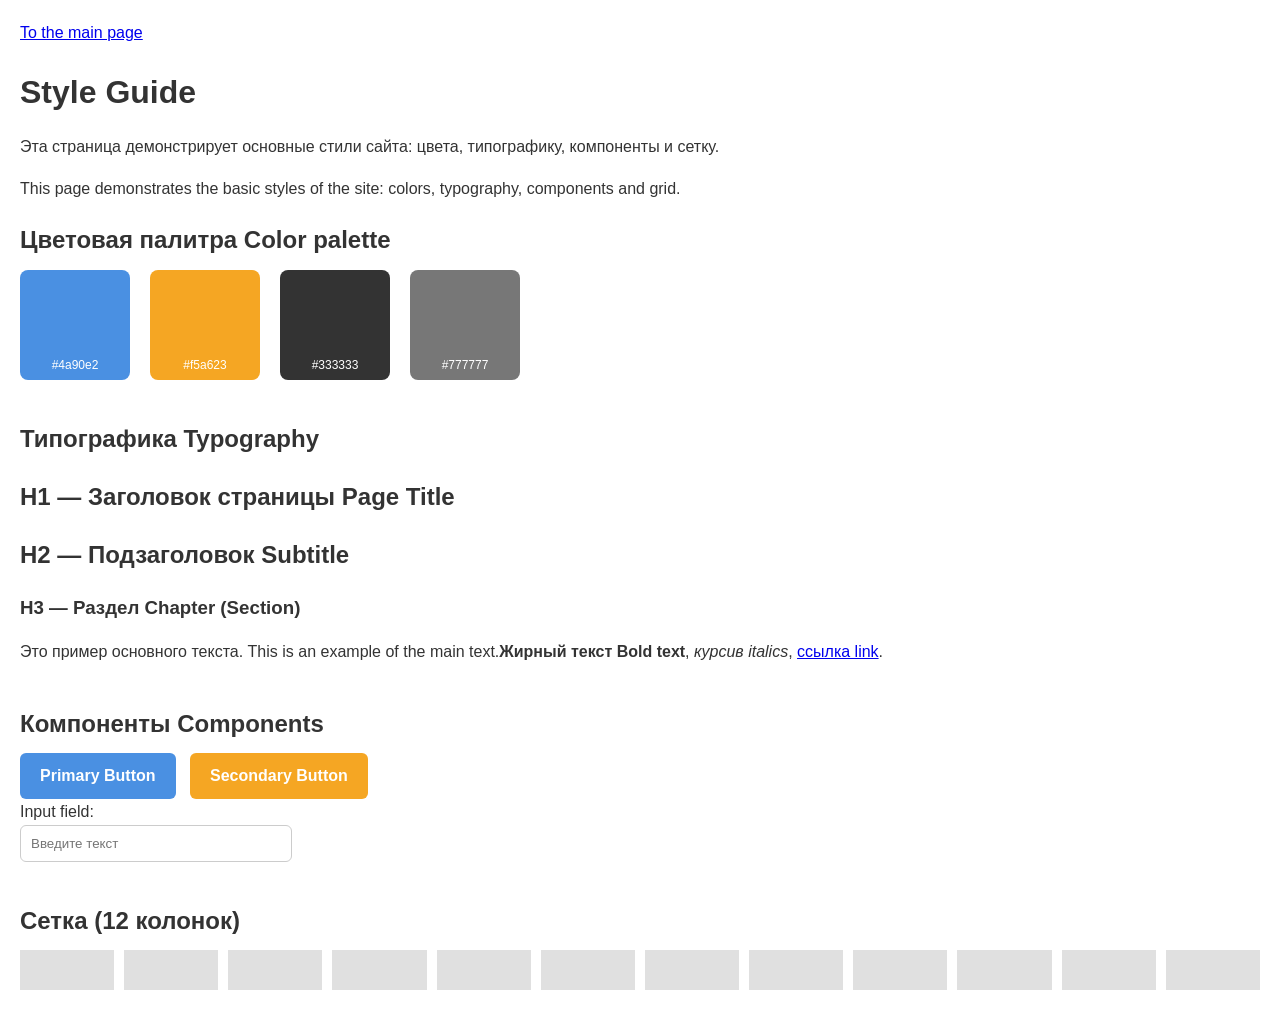
<file: addPages/style-guide.html>
<!DOCTYPE html>
<html lang="en">
<head>
  <meta charset="UTF-8">
  <title>Style Guide</title>
  <meta name="viewport" content="width=device-width, initial-scale=1.0">
  <style>
    /* === Цвета проекта === */
    :root {
      --color-primary: #4a90e2;
      --color-secondary: #f5a623;
      --color-bg: #ffffff;
      --color-text: #333333;
      --color-muted: #777777;
    }

    body {
      font-family: 'Inter', Arial, sans-serif;
      background: var(--color-bg);
      color: var(--color-text);
      margin: 20px;
      line-height: 1.6;
    }

    h1, h2, h3, h4, h5, h6 {
      font-weight: 600;
      margin-bottom: 10px;
    }

    section {
      margin-bottom: 40px;
    }

    .palette {
      display: flex;
      gap: 20px;
    }

    .color-box {
      width: 100px;
      height: 100px;
      border-radius: 8px;
      display: flex;
      align-items: flex-end;
      justify-content: center;
      color: #fff;
      font-size: 12px;
      padding: 5px;
    }

    .grid {
      display: grid;
      grid-template-columns: repeat(12, 1fr);
      gap: 10px;
    }

    .grid div {
      background: #e0e0e0;
      height: 40px;
    }

    .btn {
      display: inline-block;
      padding: 10px 20px;
      border-radius: 6px;
      text-decoration: none;
      font-weight: 600;
      margin-right: 10px;
    }
    .btn-primary { background: var(--color-primary); color: #fff; }
    .btn-secondary { background: var(--color-secondary); color: #fff; }
  </style>
</head>
<body>

  <a href='../index.html'>To the main page</a>
  <h1>Style Guide</h1>
  <p>Эта страница демонстрирует основные стили сайта: цвета, типографику, компоненты и сетку.</p>
  <p>This page demonstrates the basic styles of the site: colors, typography, components and grid.</p>

  <!-- Цветовая палитра Color palette-->
  <section>
    <h2>Цветовая палитра Color palette</h2>
    <div class="palette">
      <div class="color-box" style="background: var(--color-primary)">#4a90e2</div>
      <div class="color-box" style="background: var(--color-secondary)">#f5a623</div>
      <div class="color-box" style="background: var(--color-text)">#333333</div>
      <div class="color-box" style="background: var(--color-muted)">#777777</div>
    </div>
  </section>

  <!-- Типографика Typography -->
  <section>
    <h2>Типографика Typography</h2>
    <h1>H1 — Заголовок страницы Page Title</h1>
    <h2>H2 — Подзаголовок Subtitle</h2>
    <h3>H3 — Раздел Chapter (Section)</h3>
    <p>Это пример основного текста. This is an example of the main text.<strong>Жирный текст Bold text</strong>, <em>курсив italics</em>, <a href="#">ссылка link</a>.</p>
  </section>

  <!-- Компоненты Components -->
  <section>
    <h2>Компоненты Components</h2>
    <a href="#" class="btn btn-primary">Primary Button</a>
    <a href="#" class="btn btn-secondary">Secondary Button</a>
    <form>
      <label>Input field:</label><br>
      <input type="text" placeholder="Введите текст" style="padding:10px; border:1px solid #ccc; border-radius:6px; width:250px;">
    </form>
  </section>

  <!-- Сетка -->
  <section>
    <h2>Сетка (12 колонок)</h2>
    <div class="grid">
      <div></div><div></div><div></div><div></div>
      <div></div><div></div><div></div><div></div>
      <div></div><div></div><div></div><div></div>
    </div>
  </section>

</body>
</html>
</file>
<file: css/main.css>
*, *::before, *::after {
  padding: 0;
  margin: 0;
  border: 0;
  box-sizing: border-box;
}

a {
  text-decoration: none;
}

ul, ol, li {
  list-style: none;
}

img {
  vertical-align: top;
}

h1, h2, h3, h4, h5, h6 {
  font-weight: inherit;
  font-size: inherit;
}

ul, li, ol, h1, h2, h3, h4, h5, h6 {
  margin: 0;
  padding: 0;
}

@font-face {
  font-family: "DM Sans";
  src: url("./DMSans-Regular.woff2") format("woff2");
  font-weight: 400;
  font-style: normal;
  font-display: swap;
}
@font-face {
  font-family: "DM Sans";
  src: url("./DMSans-Bold.woff2") format("woff2");
  font-weight: 700;
  font-style: normal;
  font-display: swap;
}
html {
  scroll-behavior: smooth;
  scroll-padding-top: var(--header-height);
}

html,
body {
  height: 100%;
  font-family: var(--font-family-base);
  line-height: var(--line-height-base);
  color: var(--color-text-primary);
  background-color: var(--color-bg-primary);
}

body._lock {
  overflow: hidden;
}

img {
  display: block;
  max-width: 100%;
  height: auto;
}

.wrapper {
  min-height: 100vh;
  display: flex;
  flex-direction: column;
}

p:not([class]):not(:last-child) {
  margin-bottom: 24px;
}

.container {
  max-width: 90rem;
  margin-inline: auto;
}

.visually-hidden {
  position: absolute !important;
  width: 1rem !important;
  height: 1rem !important;
  margin: -1rem !important;
  border: 0 !important;
  padding: 0 !important;
  white-space: nowrap !important;
  clip-path: inset(100%) !important;
  clip: rect(0 0 0 0) !important;
  overflow: hidden !important;
}

.align-center {
  display: flex;
  align-items: center;
}

.subtitle {
  font-size: clamp(0.9375rem, 0.8125rem + 0.625vw, 1.375rem);
  line-height: clamp(1.375rem, 1.1785714286rem + 0.9821428571vw, 2.0625rem);
}
@media (width: 48rem) {
  .subtitle {
    font-size: 1.125rem;
    line-height: 1.6875rem;
  }
}
@media (width >= 48rem) {
  .subtitle {
    color: var(--color-text-muted);
  }
}

.text-blue {
  color: var(--color-accent-blue);
  filter: saturate(200%);
}

.text-small {
  font-size: 0.9375rem;
  line-height: 1.5rem;
  border-radius: 0.25rem;
}
@media (width >= 48rem) {
  .text-small {
    font-size: clamp(1rem, 0.8571428571rem + 0.2976190476vw, 1.125rem);
    line-height: clamp(1.5rem, 1.2857142857rem + 0.4464285714vw, 1.6875rem);
    border-radius: clamp(0.25rem, 0.1071428571rem + 0.2976190476vw, 0.375rem);
  }
}

.ellipsis-text {
  overflow: hidden;
  text-overflow: ellipsis;
  display: -webkit-box;
  -webkit-box-orient: vertical;
}

.none {
  display: none !important;
}

:root {
  --color-bg-primary: #191919;
  --color-bg-cards: #000000;
  --color-accent-blue: #118DA8;
  --color-accent-red: #C62828;
  --color-accent-yellow: #FCFF51;
  --color-text-primary: #FFFFFF;
  --color-text-muted: #B2B2B2;
  --color-text-for-level: #1ED760;
  --font-family-base: "DM Sans", Arial, sans-serif;
  --font-size-base: clamp(0.9375rem, 0.8125rem + 0.625vw, 1.375rem);
  --line-height-base: 1;
  --header-height: clamp(2.5rem, 1.0714285714rem + 7.1428571429vw, 7.5rem);
  --pad-bl-main: clamp(1.25rem, -0.1785714286rem + 7.1428571429vw, 6.25rem);
  --pad-inl-head-foot: clamp(0.9375rem, -0.0446428571rem + 4.9107142857vw, 4.375rem);
  --pad-inl-page: clamp(2.5rem, 0.3571428571rem + 4.4642857143vw, 4.375rem);
  --icon-soc1als-1-width: clamp(1.375rem, 1.1964285714rem + 0.8928571429vw, 2rem);
  --icon-soc1als-2-width: clamp(1rem, 0.8571428571rem + 0.7142857143vw, 1.5rem);
}

.button {
  display: inline-block;
  padding-block: clamp(0.3125rem, 0.1875rem + 0.625vw, 0.75rem);
  padding-inline: clamp(0.5rem, 0.3214285714rem + 0.8928571429vw, 1.125rem);
  font-weight: 400;
  color: var(--color-text-primary);
  background-color: var(--color-accent-blue);
}
@media (width: 48rem) {
  .button {
    padding-block: 0.5rem;
  }
}
@media (width >= 62rem) {
  .button:hover {
    background-image: linear-gradient(to right, var(--color-accent-yellow), var(--color-accent-blue));
  }
}
@media (width >= 90rem) {
  .button {
    line-height: 1.6875rem;
  }
}

.button-subscribe {
  padding-block: clamp(0.125rem, -0.5892857143rem + 1.4880952381vw, 0.75rem);
  padding-inline: clamp(0.625rem, 0.0535714286rem + 1.1904761905vw, 1.125rem);
  font-size: clamp(0.875rem, 0.8571428571rem + 0.0892857143vw, 0.9375rem);
  font-weight: 700;
  line-height: 1.5rem;
  border-radius: clamp(0.25rem, 0.2142857143rem + 0.1785714286vw, 0.375rem);
  color: var(--color-text-muted);
  background-color: var(--color-accent-blue);
}
@media (width: 48rem) {
  .button-subscribe {
    padding-block: 0.25rem;
    font-size: 0.875rem;
    border-radius: 0.3125rem;
  }
}
@media (width >= 48rem) {
  .button-subscribe {
    padding-inline: clamp(0.625rem, 0.0535714286rem + 1.1904761905vw, 1.125rem);
  }
}
@media (width >= 62rem) {
  .button-subscribe {
    cursor: pointer;
  }
  .button-subscribe:hover {
    background-image: linear-gradient(to right, var(--color-accent-yellow), var(--color-accent-blue));
  }
}

.btn_up {
  display: none;
  position: fixed;
  bottom: 2.5rem;
  right: 0.9375rem;
  width: clamp(2.5rem, 2.1428571429rem + 1.7857142857vw, 3.75rem);
  aspect-ratio: 1;
  border-radius: 50%;
  z-index: 100;
  outline: 0 !important;
  background: rgba(255, 255, 255, 0.5);
}
.btn_up::before, .btn_up::after {
  content: "";
  width: 0.625rem;
  height: 0.625rem;
  border-top: 0.125rem solid #000;
  border-right: 0.125rem solid #000;
  transform: rotate(-45deg);
  position: absolute;
  bottom: 0;
  left: 0;
  right: 0;
  margin: auto;
}
.btn_up::before {
  top: -0.3125rem;
}
.btn_up::after {
  top: 0.625rem;
}
.btn_up.active {
  display: block;
}
@media (min-width: 62rem) {
  .btn_up:hover {
    cursor: pointer;
    background-color: var(--color-accent-blue);
    transition: 0.5s;
  }
  .btn_up:hover::before, .btn_up:hover::after {
    border-top: 0.125rem solid var(--color-text-primary);
    border-right: 0.125rem solid var(--color-text-primary);
  }
}

@media (width >= 48rem) {
  .card-episodes__border {
    display: flex;
    column-gap: clamp(2.5rem, 1.5714285714rem + 1.9345238095vw, 3.3125rem);
    padding: clamp(1.25rem, -0.1785714286rem + 2.9761904762vw, 2.5rem);
    background-color: var(--color-bg-cards);
    border-radius: clamp(1.375rem, 0.6607142857rem + 1.4880952381vw, 2rem);
  }
  .card-episodes__border > div:nth-child(1) {
    order: 2;
  }
  .card-episodes__border > div:nth-child(2) {
    order: 1;
  }
}
.card-episodes__image {
  width: 100%;
  left: 0;
}
@media (width >= 48rem) {
  .card-episodes__image {
    width: auto;
  }
}
.card-episodes__image img {
  filter: brightness(0.7);
}
@media (width >= 48rem) {
  .card-episodes__image img {
    filter: brightness(1);
  }
}
@media (width >= 90rem) {
  .card-episodes__image img {
    width: auto;
  }
}
.card-episodes__body {
  position: absolute;
  z-index: 1;
  padding-block: clamp(1.25rem, 0.3551454139rem + 4.4742729306vw, 2.5rem);
}
@media (width >= 48rem) {
  .card-episodes__body {
    position: static;
    width: 80%;
    padding: 0;
    padding-top: clamp(0.25rem, -0.0357142857rem + 0.5952380952vw, 0.5rem);
  }
}
.card-episodes__container {
  padding-inline: 0.9375rem;
  display: flex;
  flex-direction: column;
}
@media (width >= 23.4375rem) {
  .card-episodes__container {
    padding-inline: 2.5rem;
  }
}
@media (width >= 48rem) {
  .card-episodes__container {
    height: 100%;
    justify-content: space-between;
    padding: 0;
    text-align: left;
  }
}
.card-episodes__top-title {
  align-self: flex-start;
  margin: 0 auto;
  margin-bottom: clamp(1.25rem, 0.3551454139rem + 4.4742729306vw, 2.5rem);
  padding-block: 0;
  padding-inline: 0.75rem;
  background-color: var(--color-bg-primary);
  color: var(--color-text-primary);
}
@media (width >= 48rem) {
  .card-episodes__top-title {
    padding-inline: clamp(0.75rem, 0.5357142857rem + 0.4464285714vw, 0.9375rem);
    margin: 0;
  }
}
@media (width >= 90rem) {
  .card-episodes__top-title {
    margin-bottom: 1.75rem;
    line-height: 1.6875rem;
  }
}
.card-episodes__text-blue {
  height: 1.5rem;
  margin-inline: auto;
  margin-top: 0;
  margin-bottom: clamp(1.75rem, -2.9032438479rem + 23.2662192394vw, 8.25rem);
  padding-block: 0;
  padding-inline: 0.75rem;
  line-height: 1.5rem;
  background-color: var(--color-bg-primary);
}
@media (width >= 48rem) {
  .card-episodes__text-blue {
    height: clamp(1.5rem, 1.2857142857rem + 0.4464285714vw, 1.6875rem);
    margin: 0;
    padding: 0;
    background-color: transparent;
    border-radius: 0;
  }
}
.card-episodes__text-blue span {
  display: inline-block;
  margin-left: 0.1875rem;
  font-size: 1rem;
}
@media (width >= 48rem) {
  .card-episodes__text-blue span {
    height: clamp(1.5rem, 1.2857142857rem + 0.4464285714vw, 1.6875rem);
    margin-left: clamp(0.25rem, 0.1785714286rem + 0.1488095238vw, 0.3125rem);
    font-size: clamp(1.0625rem, 0.9196428571rem + 0.2976190476vw, 1.1875rem);
  }
}
.card-episodes__header {
  margin-bottom: clamp(4.3125rem, -2.4436521253rem + 33.7807606264vw, 13.75rem);
  color: var(--color-text-primary);
}
@media (width >= 48rem) {
  .card-episodes__header {
    margin-bottom: 0;
    width: 100%;
  }
}
.card-episodes__title {
  padding-inline: clamp(0.375rem, -2.9359619687rem + 16.5548098434vw, 5rem);
  margin-bottom: clamp(1.75rem, -0.5766219239rem + 11.6331096197vw, 5rem);
  font-size: clamp(1.125rem, 0.1406599553rem + 4.9217002237vw, 2.5rem);
  line-height: clamp(1.375rem, 0.5178571429rem + 4.2857142857vw, 4.375rem);
  letter-spacing: clamp(0.051rem, 0.0198571429rem + 0.1557142857vw, 0.16rem);
  -webkit-line-clamp: 2;
}
@media (width >= 48rem) {
  .card-episodes__title {
    padding-inline: 0;
    margin: 0;
    margin-bottom: 0.5rem;
    font-size: clamp(1.75rem, -0.3214285714rem + 4.3154761905vw, 3.5625rem);
  }
}
@media (width >= 80.625rem) {
  .card-episodes__title {
    margin-bottom: 0;
  }
}
@media (width >= 90rem) {
  .card-episodes__title {
    max-width: 38.6875rem;
    line-height: 4.375rem;
  }
}
.card-episodes__subtitle {
  -webkit-line-clamp: 2;
}
@media (width >= 48rem) {
  .card-episodes__subtitle {
    margin: 0;
  }
}
.card-episodes__button {
  margin: 0 auto;
}
@media (width >= 48rem) {
  .card-episodes__button {
    margin: 0;
    align-self: flex-start;
  }
  .card-episodes__button:hover {
    background-image: none;
  }
}

@media (width >= 36rem) {
  .text-about {
    padding-top: 2.5rem;
  }
}
@media (width >= 48rem) {
  .text-about {
    max-width: 90%;
    padding: 0;
  }
}
@media (width >= 90rem) {
  .text-about {
    margin-top: -1rem;
  }
}
@media (width >= 90rem) {
  .text-about {
    max-width: 36.875rem;
  }
}
.text-about__container {
  padding-inline: 0.9375rem;
  text-align: center;
}
@media (width >= 26.5625rem) {
  .text-about__container {
    padding-inline: 3.75rem;
  }
}
@media (width >= 36rem) {
  .text-about__container {
    padding-inline: 7.5rem;
  }
}
@media (width >= 48rem) {
  .text-about__container {
    padding: 0;
    text-align: left;
  }
}
@media (width >= 90rem) {
  .text-about__container {
    padding: 0;
  }
}
.text-about__arrow {
  display: none;
}
@media (width >= 48rem) {
  .text-about__arrow {
    position: relative;
    width: clamp(3.75rem, 0.0357142857rem + 7.7380952381vw, 7rem);
    aspect-ratio: 1;
    background-color: var(--color-accent-blue);
    display: block;
    border-radius: 50%;
    margin-bottom: 1.25rem;
  }
}
.text-about__arrow::before {
  content: "";
  position: absolute;
  top: 0;
  left: 0;
  width: 63%;
  aspect-ratio: 1;
  transform: translate(30%, 30%);
  background: url("../img/icons/about-arrow/about-arrow.svg") no-repeat center center;
  background-size: contain;
}
@media (max-width: 37.5rem) {
  .text-about__arrow::before {
    background-size: 50%;
  }
}
@media (min-width: 37.5625rem) {
  .text-about__arrow::before {
    background-size: contain;
  }
}
@media (width: 48rem) {
  .text-about__arrow::before {
    width: 2.375rem;
  }
}
.text-about__text-blue {
  display: inline-block;
  margin-top: 0;
  margin-inline: auto;
  margin-bottom: clamp(5.75rem, -5.346196868rem + 55.48098434vw, 21.25rem);
  padding-inline: 0.5rem;
  background-color: var(--color-bg-primary);
}
@media (width >= 48rem) {
  .text-about__text-blue {
    padding: 0;
    margin: 0;
  }
}
@media (width: 90rem) {
  .text-about__text-blue {
    line-height: 1.6875rem;
  }
}
.text-about__title {
  margin-bottom: 2rem;
  font-size: clamp(1.125rem, 0.2857142857rem + 4.1964285714vw, 4.0625rem);
  line-height: clamp(1.375rem, 0.3571428571rem + 5.0892857143vw, 4.9375rem);
  letter-spacing: clamp(0.05rem, 0.0128571429rem + 0.1857142857vw, 0.18rem);
}
@media (width: 48rem) {
  .text-about__title {
    font-size: 2.3125rem;
    line-height: 2.5rem;
  }
}
@media (width >= 48rem) {
  .text-about__title {
    margin-bottom: 1.25rem;
  }
}
@media (width >= 90rem) {
  .text-about__title {
    margin-bottom: 2rem;
    line-height: 4.9375rem;
  }
}
.text-about__subtitle:not(:last-child) {
  margin-bottom: 1.25rem;
}
@media (width >= 90rem) {
  .text-about__subtitle:not(:last-child) {
    margin-bottom: 2rem;
  }
}

.footer {
  position: relative;
  padding-top: clamp(1.25rem, -0.1785714286rem + 7.1428571429vw, 6.25rem);
  padding-bottom: clamp(2.5rem, 1.4285714286rem + 5.3571428571vw, 6.25rem);
}
.footer__container {
  padding-inline: var(--pad-inl-head-foot);
}
.footer__row {
  display: grid;
  row-gap: clamp(1.25rem, 0.6538748137rem + 2.9806259314vw, 2.5rem);
}
@media (width: 48rem) {
  .footer__row {
    row-gap: 2rem;
  }
}
@media (width >= 62rem) {
  .footer__row {
    display: flex;
    justify-content: space-between;
    margin-bottom: 0;
  }
}
.footer__col {
  display: flex;
  align-items: center;
  column-gap: clamp(1.75rem, -5.9102086438rem + 38.3010432191vw, 17.8125rem);
}
@media (width >= 62rem) {
  .footer__col {
    display: block;
  }
}
.footer__logo {
  display: inline-block;
}
.footer__logo-img {
  width: clamp(7rem, 5.0178571429rem + 9.9107142857vw, 13.9375rem);
}
@media (width: 48rem) {
  .footer__logo-img {
    width: 10rem;
  }
}
@media (width >= 62rem) {
  .footer__logo {
    margin-bottom: 1.25rem;
  }
}
.footer__soc1als-2 {
  display: flex;
  column-gap: clamp(1.875rem, 1.2788748137rem + 2.9806259314vw, 3.125rem);
  font-size: 0;
}
@media (width >= 62rem) {
  .footer__soc1als-2 {
    column-gap: clamp(0.625rem, -0.34375rem + 1.5625vw, 1.0625rem);
  }
}

.nav-footer__row {
  display: flex;
  column-gap: clamp(5rem, -4.7168405365rem + 48.5842026826vw, 25.375rem);
}
@media (width >= 62rem) {
  .nav-footer__row {
    column-gap: clamp(7rem, 5.3392857143rem + 2.6785714286vw, 7.75rem);
  }
}
.nav-footer__list {
  display: flex;
  flex-direction: column;
}
.nav-footer__link {
  display: inline-flex;
  padding-block: clamp(0.5rem, 0.4105145414rem + 0.4474272931vw, 0.625rem);
  font-size: clamp(0.9375rem, 0.9017857143rem + 0.1785714286vw, 1.0625rem);
  line-height: clamp(1.5rem, 1.4464285714rem + 0.2678571429vw, 1.6875rem);
  color: var(--color-text-primary);
}
@media (width: 48rem) {
  .nav-footer__link {
    font-size: 1rem;
    line-height: 1.5625rem;
  }
}
@media (width >= 48rem) {
  .nav-footer__link {
    padding-block: 0.375rem;
  }
  .nav-footer__link:hover, .nav-footer__link:active {
    color: var(--color-accent-blue);
  }
}
@media (width >= 48rem) and (width >= 62rem) {
  .nav-footer__link {
    padding-block: 0;
    padding-bottom: 0.5rem;
  }
}
@media (width >= 48rem) and (width >= 90rem) {
  .nav-footer__link {
    padding-bottom: 0.625rem;
  }
}

.form-subscribe {
  position: relative;
  flex-direction: column;
  row-gap: 1.25rem;
}
@media (width >= 48rem) {
  .form-subscribe {
    row-gap: 1rem;
    padding: 0;
  }
}
@media (width >= 90rem) {
  .form-subscribe {
    row-gap: 1.25rem;
  }
}
.form-subscribe::after {
  position: absolute;
  content: "";
  top: 0;
  left: 0;
  width: 100%;
  height: 100%;
  background: rgba(51, 51, 51, 0.9) url("../img/images/subscribe/loading.gif") center/50px no-repeat;
  opacity: 0;
  visibility: hidden;
  transition: all 0.5s ease 0s;
}
.form-subscribe._sending::after {
  opacity: 1;
  visibility: visible;
}
.form-subscribe__field {
  position: relative;
  width: clamp(16.25rem, 6.4065995526rem + 49.2170022371vw, 30rem);
  padding: 0.75rem 0.625rem;
  font-size: clamp(0.875rem, 0.6964285714rem + 0.8928571429vw, 1.5rem);
  line-height: clamp(1.125rem, 0.9285714286rem + 0.9821428571vw, 1.8125rem);
  border-radius: clamp(0.25rem, 0.2142857143rem + 0.1785714286vw, 0.375rem);
  color: var(--color-text-primary);
  background-color: var(--color-bg-primary);
}
@media (width: 48rem) {
  .form-subscribe__field {
    font-size: 1rem;
    line-height: 1.25rem;
    border-radius: 0.3125rem;
  }
}
@media (width >= 48rem) {
  .form-subscribe__field {
    width: 100%;
    padding: 1rem 0.75rem;
  }
}
@media (width >= 62rem) {
  .form-subscribe__field {
    padding: 1.375rem 0.625rem 1.375rem 1.125rem;
  }
}
@media (width >= 75rem) {
  .form-subscribe__field {
    padding: 1.625rem 0.625rem 1.625rem 1.25rem;
  }
}
@media (width >= 90rem) {
  .form-subscribe__field {
    width: 32.625rem;
    height: 5.125rem;
    margin: 0;
  }
}
.form-subscribe__field:focus {
  box-shadow: 0px 0px 10px 2px var(--color-text-primary);
}
.form-subscribe__field._error {
  border: 3px solid var(--color-accent-red);
}
.form-subscribe__label {
  position: absolute;
  bottom: 0;
  right: 0;
  background-color: var(--color-accent-red);
  padding: 6px 8px;
  font-size: clamp(0.875rem, 0.8392857143rem + 0.1785714286vw, 1rem);
  border-radius: 2px;
}
@media (width >= 48rem) {
  .form-subscribe__label {
    padding: 8px 10px;
    letter-spacing: 1px;
  }
}
@media (width >= 90rem) {
  .form-subscribe__label {
    padding: 10px 15px;
    border-radius: 4px;
    letter-spacing: 2px;
  }
}
.form-subscribe__button {
  margin: 0 auto;
}
@media (width >= 48rem) {
  .form-subscribe__button {
    display: flex;
    align-self: flex-start;
    margin: 0;
  }
}

.reviews-card {
  height: 100%;
  display: flex;
  flex-direction: column;
  row-gap: clamp(0.75rem, 0.625rem + 0.625vw, 1.1875rem);
  background-color: var(--color-bg-cards);
  padding: clamp(1.25rem, 0.7142857143rem + 2.6785714286vw, 3.125rem);
}
@media (width >= 48rem) {
  .reviews-card {
    border-radius: clamp(1.375rem, 0.6607142857rem + 1.4880952381vw, 2rem);
  }
}
@media (width >= 90rem) {
  .reviews-card {
    width: 26.4375rem;
    padding: 3.375rem 3.125rem;
    border-radius: 2rem;
  }
}
.reviews-card__description {
  font-size: clamp(1.0625rem, 0.7232142857rem + 1.6964285714vw, 2.25rem);
  line-height: clamp(1.375rem, 1rem + 1.875vw, 2.6875rem);
  color: var(--color-text-primary);
}
@media (width: 48rem) {
  .reviews-card__description {
    font-size: 1.4375rem;
    line-height: 2.1875rem;
  }
}
@media (width >= 90rem) {
  .reviews-card__description {
    line-height: 1.1944444444;
  }
}
.reviews-card__author {
  font-size: clamp(0.875rem, 0.6964285714rem + 0.8928571429vw, 1.5rem);
  line-height: clamp(1.0625rem, 0.8482142857rem + 1.0714285714vw, 1.8125rem);
  color: var(--color-text-muted);
}
@media (width: 48rem) {
  .reviews-card__author {
    font-size: 1.125rem;
    line-height: 1.375rem;
  }
}
@media (width >= 90rem) {
  .reviews-card__author {
    font-size: 1.5rem;
  }
}

.stars {
  display: flex;
  column-gap: clamp(0.0625rem, -0.0089285714rem + 0.3571428571vw, 0.3125rem);
}
@media (width: 48rem) {
  .stars {
    column-gap: 0.125rem;
  }
}

.star {
  width: clamp(0.4375rem, 0.2589285714rem + 0.8928571429vw, 1.0625rem);
  height: clamp(0.4375rem, 0.2589285714rem + 0.8928571429vw, 1.0625rem);
  fill: var(--color-text-muted); /* empty by default */
}

.star.full {
  fill: var(--color-accent-yellow); /* filled */
}

.header {
  position: fixed;
  top: 0;
  left: 0;
  z-index: 8;
  height: var(--header-height);
  width: 100%;
  display: flex;
  padding-block: clamp(0.75rem, 0.5rem + 1.25vw, 1.625rem);
  background-color: var(--color-bg-primary);
}
@media (width: 48rem) {
  .header {
    padding-block: 1rem;
  }
}
.header__container {
  justify-content: space-between;
  width: 100%;
  padding-inline: var(--pad-inl-head-foot);
}
@media (width: 48rem) {
  .header__container {
    padding-inline: 2.5rem;
  }
}
.header__logo {
  position: relative;
  z-index: 1;
}
.header__logo-img {
  width: clamp(5rem, 3.5714285714rem + 7.1428571429vw, 10rem);
}

.menu__icon {
  position: relative;
  width: clamp(1.3125rem, 0.8203299776rem + 2.4608501119vw, 2rem);
  height: clamp(1rem, 0.6420581655rem + 1.7897091723vw, 1.5rem);
  z-index: 20;
}
.menu__icon span, .menu__icon::before, .menu__icon::after {
  content: "";
  position: absolute;
  left: 0;
  width: 100%;
  height: 17%;
  background: var(--color-text-primary);
  transition: all 0.3s ease;
}
.menu__icon::before {
  top: 0;
}
.menu__icon::after {
  bottom: 0;
}
.menu__icon span {
  top: 50%;
  transform: translateY(-50%);
}
.menu__icon._active span {
  opacity: 0;
}
.menu__icon._active::before, .menu__icon._active::after {
  top: 50%;
  height: 25%;
}
.menu__icon._active::before {
  transform: rotate(-45deg) translate(0.1875rem, -50%);
}
.menu__icon._active::after {
  transform: rotate(45deg) translate(-0.1875rem, -50%);
}
@media (width >= 48rem) {
  .menu__icon {
    opacity: 0;
    visibility: hidden;
    width: 0;
    height: 0;
    left: -1000%;
    background-color: transparent;
    font-size: 0;
  }
}
.menu__body {
  position: fixed;
  inset: 0;
  display: flex;
  flex-direction: column;
  align-items: center;
  background: transparent;
  opacity: 0;
  pointer-events: none;
  transform: scale(1.03);
  transition: opacity 0.3s ease, transform 0.3s ease;
  z-index: 10;
}
.menu__body._active {
  opacity: 1;
  padding-top: 10%;
  pointer-events: auto;
  transform: scale(1);
}
@media (width >= 48rem) {
  .menu__body {
    position: static;
    height: auto;
    background: transparent;
    transform: none;
    opacity: 1;
    visibility: visible;
  }
}
.menu__body .menu__overlay {
  position: absolute;
  inset: 0;
  background-color: rgba(0, 0, 0, 0.6);
  opacity: 0;
  transition: opacity 0.3s ease;
  z-index: 1;
}
.menu__body._active .menu__overlay {
  opacity: 1;
}
.menu__body .menu__list {
  position: relative;
  z-index: 2;
  display: flex;
  flex-direction: column;
  align-items: center;
  gap: 1.5rem;
  transform: translateY(20px);
  opacity: 0;
  transition: opacity 0.4s ease, transform 0.4s ease;
}
@media (width >= 48rem) {
  .menu__body .menu__list {
    flex-direction: row;
    padding: 0;
    pointer-events: auto;
    opacity: 1;
    transform: translateY(0);
  }
}
.menu__body._active .menu__list {
  opacity: 1;
  transform: translateY(0);
  transition-delay: 0.1s;
}
.menu__link {
  font-size: clamp(1.5rem, 1.1420581655rem + 1.7897091723vw, 2rem);
  line-height: clamp(5rem, 3.5682326622rem + 7.158836689vw, 7rem);
  color: var(--color-text-primary);
  text-decoration: none;
  transition: color 0.3s ease;
}
.menu__link:hover {
  color: var(--color-accent-blue);
}
@media (width >= 48rem) {
  .menu__link {
    display: inline-flex;
    align-items: center;
    padding: clamp(0.625rem, -0.0892857143rem + 1.4880952381vw, 1.25rem);
    font-size: clamp(0.9375rem, 0.7946428571rem + 0.2976190476vw, 1.0625rem);
    line-height: clamp(1.5rem, 1.2857142857rem + 0.4464285714vw, 1.6875rem);
  }
  .menu__link:hover, .menu__link:active {
    color: var(--color-accent-blue);
  }
}

body._lock {
  overflow: hidden;
}

.soc1als-1__list {
  display: flex;
  justify-content: flex-start;
  column-gap: clamp(1.875rem, 0.0852908277rem + 8.9485458613vw, 4.375rem);
  font-size: 0;
}
@media (width >= 48rem) {
  .soc1als-1__list {
    column-gap: 1.25rem;
  }
}
@media (width >= 90rem) {
  .soc1als-1__list {
    column-gap: 1.0625rem;
  }
}
.soc1als-1__link {
  display: inline-block;
  width: var(--icon-soc1als-1-width);
}
@media (width: 48rem) {
  .soc1als-1__link {
    width: 1.625rem;
  }
}

.soc1als-2__list {
  display: flex;
  column-gap: 0.9375rem;
}
@media (width >= 48rem) {
  .soc1als-2__list {
    column-gap: 1.0625rem;
  }
}
.soc1als-2__link {
  display: inline-flex;
  width: var(--icon-soc1als-2-width);
  font-size: 0;
}
@media (width: 48rem) {
  .soc1als-2__link {
    width: 1.1875rem;
  }
}

@media (width >= 20rem) {
  .page__container {
    padding-inline: 0;
  }
}
@media (width >= 48rem) {
  .page__container {
    padding-inline: var(--pad-inl-page);
  }
}

.reviews {
  padding-block: var(--pad-bl-main);
}
.reviews__list {
  display: grid;
  gap: 1.25rem;
}
@media (width >= 36rem) {
  .reviews__list {
    grid-template-columns: 1fr 1fr;
    align-items: stretch;
    gap: clamp(0.75rem, 0.679rem + 0.36vw, 1rem);
  }
}
@media (width: 48rem) {
  .reviews__list {
    gap: 0.875rem;
  }
}
@media (width >= 64rem) {
  .reviews__list {
    grid-template-columns: repeat(3, 1fr);
  }
}

.episodes {
  padding-block: var(--pad-bl-main);
  text-align: center;
}
.episodes__header {
  padding-bottom: clamp(1.75rem, 1.2130872483rem + 2.6845637584vw, 2.5rem);
}
@media (width >= 48rem) {
  .episodes__header {
    display: flex;
    justify-content: space-between;
    align-items: center;
    padding: 0;
    margin-bottom: clamp(1.75rem, -0.5357142857rem + 4.7619047619vw, 3.75rem);
  }
}
.episodes__header-title {
  margin-bottom: clamp(1.25rem, 0.7130872483rem + 2.6845637584vw, 2rem);
  font-size: clamp(1.125rem, 0.3035714286rem + 4.1071428571vw, 4rem);
  line-height: clamp(1.375rem, 0.3571428571rem + 5.0892857143vw, 4.9375rem);
  letter-spacing: clamp(0.05rem, 0.0128571429rem + 0.1857142857vw, 0.18rem);
}
@media (width: 48rem) {
  .episodes__header-title {
    font-size: 2.25rem;
    line-height: 2.8125rem;
  }
}
@media (width >= 48rem) {
  .episodes__header-title {
    margin: 0;
    font-weight: 400;
  }
}
@media (width >= 48rem) {
  .episodes__list {
    display: grid;
    row-gap: clamp(1.25rem, -1.6071428571rem + 5.9523809524vw, 3.75rem);
  }
}

@media (width >= 48rem) {
  .hero {
    padding-top: clamp(6.25rem, 1.9642857143rem + 8.9285714286vw, 10rem);
  }
}
@media (width >= 48rem) {
  .hero__row {
    display: flex;
  }
}
.hero__col {
  position: relative;
  width: 100%;
}
@media (width >= 48rem) {
  .hero__col {
    width: 50%;
  }
}
@media (width >= 90rem) {
  .hero__col {
    align-items: start;
  }
}
@media (width >= 48rem) {
  .hero__image {
    position: relative;
    top: 0%;
    padding: 0;
    border-radius: clamp(1.375rem, 0.6607142857rem + 1.4880952381vw, 2rem);
  }
  .hero__image::before {
    content: "";
    width: clamp(2.25rem, -1.398456057rem + 7.6009501188vw, 4.25rem);
    height: clamp(2.4375rem, -1.5529988124rem + 8.3135391924vw, 4.625rem);
    position: absolute;
    top: -3%;
    left: -4%;
    z-index: 7;
    background-image: url("../img/images/hero-img/hero-img_add-top.svg");
    background-repeat: no-repeat;
    background-size: cover;
  }
}
@media (width >= 48rem) and (width >= 74.375rem) {
  .hero__image::before {
    top: -3%;
    left: -4%;
  }
}
@media (width >= 48rem) {
  .hero__image img {
    border-radius: clamp(1.375rem, 0.6607142857rem + 1.4880952381vw, 2rem);
  }
}
.hero__body {
  position: absolute;
  bottom: 1.25rem;
  padding-inline: 0.9375rem;
}
@media (width >= 36rem) {
  .hero__body {
    padding-inline: 1.25rem;
  }
}
@media (width >= 48rem) {
  .hero__body {
    position: static;
    padding-left: clamp(2rem, 0rem + 4.1666666667vw, 3.75rem);
    padding-right: 0.3125rem;
  }
}
@media (width >= 48rem) and (width >= 90rem) {
  .hero__body {
    padding-top: 18.375rem;
  }
}
.hero__text-main {
  margin-bottom: clamp(14.25rem, -3.2891498881rem + 87.6957494407vw, 38.75rem);
  font-size: clamp(1.25rem, 0.3571428571rem + 4.4642857143vw, 4.375rem);
  line-height: clamp(1.5625rem, 0.4375rem + 5.625vw, 5.5rem);
  letter-spacing: clamp(0.1125rem, 0.0875rem + 0.125vw, 0.2rem);
  text-align: center;
}
@media (width: 48rem) {
  .hero__text-main {
    line-height: 3.125rem;
  }
}
@media (width >= 48rem) {
  .hero__text-main {
    margin-bottom: 5rem;
    text-align: left;
  }
}
@media (width >= 56.25rem) {
  .hero__text-main {
    margin-bottom: 5.75rem;
  }
}
.hero__text-underlining {
  font-size: clamp(1.375rem, 0.4285714286rem + 4.7321428571vw, 4.6875rem);
  position: relative;
}
@media (width: 48rem) {
  .hero__text-underlining {
    font-size: 2.6875rem;
  }
}
.hero__text-underlining::after {
  content: "";
  background-image: url("../img/images/hero-img/hero-img_line.svg");
  position: absolute;
  width: 97%;
  height: 12%;
  left: 0%;
  bottom: 0%;
  background-repeat: no-repeat;
  background-size: cover;
}
@media (width: 48rem) {
  .hero__text-underlining::after {
    width: 5.8125rem;
    height: 0.4375rem;
  }
}
.hero__text-green {
  font-size: clamp(1.4375rem, 0.4196428571rem + 5.0892857143vw, 5rem);
  font-weight: 700;
  color: var(--color-text-for-level);
}
@media (width: 48rem) {
  .hero__text-green {
    font-size: 2.875rem;
  }
}
@media (width >= 48rem) {
  .hero__text-green {
    color: var(--color-text-primary);
  }
}
.hero__text-add {
  margin-bottom: 0.75rem;
  font-size: 0.9375rem;
  line-height: 1.6;
}
@media (width >= 48rem) {
  .hero__text-add {
    margin-bottom: 1rem;
  }
}

.about {
  position: relative;
  padding-block: var(--pad-bl-main);
  border-radius: clamp(0.75rem, -0.1448545861rem + 4.4742729306vw, 2rem);
}
@media (width >= 48rem) {
  .about {
    position: static;
  }
}
@media (width >= 48rem) {
  .about__row {
    display: flex;
    align-items: center;
  }
  .about__row > div:nth-child(1) {
    order: 2;
  }
  .about__row > div:nth-child(2) {
    order: 1;
  }
}
.about__col {
  display: block;
}
@media (width >= 48rem) {
  .about__col {
    width: 50%;
  }
}
.about__image {
  filter: brightness(0.7);
}
@media (width >= 48rem) {
  .about__image {
    filter: brightness(1);
  }
}
@media (width >= 48rem) {
  .about__image img {
    border-radius: clamp(1.375rem, 0.6607142857rem + 1.4880952381vw, 2rem);
  }
}
.about__text {
  position: absolute;
  top: clamp(2rem, 0.7472035794rem + 6.2639821029vw, 3.75rem);
}
@media (width >= 48rem) {
  .about__text {
    position: static;
    text-align: left;
  }
}

.subscribe {
  position: relative;
  padding-block: var(--pad-bl-main);
}
@media (width >= 48rem) {
  .subscribe::before {
    content: "";
    width: clamp(4.875rem, -0.0535714286rem + 10.2678571429vw, 9.1875rem);
    height: clamp(3rem, -0.0714285714rem + 6.3988095238vw, 5.6875rem);
    position: absolute;
    bottom: 6%;
    left: -2%;
    background-image: url("../img/images/subscribe/subscribe.svg");
    background-repeat: no-repeat;
    background-size: cover;
  }
}
.subscribe__container {
  padding-block: clamp(1.25rem, 0.3551454139rem + 4.4742729306vw, 2.5rem);
  padding-inline: 0.9375rem;
  background-color: var(--color-bg-cards);
}
@media (width >= 36rem) {
  .subscribe__container {
    padding-inline: 1.25rem;
  }
}
@media (width >= 48rem) {
  .subscribe__container {
    padding: clamp(2.5rem, 1.0714285714rem + 2.9761904762vw, 3.75rem);
    border-radius: clamp(1.375rem, 0.6607142857rem + 1.4880952381vw, 2rem);
  }
}
@media (width >= 48rem) {
  .subscribe__row {
    display: flex;
    justify-content: space-between;
    background-color: var(--color-bg-cards);
  }
}
@media (width >= 48rem) {
  .subscribe__col {
    width: 50%;
  }
}
@media (width >= 90rem) {
  .subscribe__col {
    width: auto;
  }
}
.subscribe__text {
  text-align: center;
}
@media (width >= 48rem) {
  .subscribe__text {
    text-align: left;
  }
}
.subscribe__text-blue {
  display: inline-block;
  padding-inline: 0.5rem;
  margin-bottom: 1.25rem;
  border-radius: 0;
}
@media (width: 48rem) {
  .subscribe__text-blue {
    font-size: 1rem;
    line-height: 1.5rem;
  }
}
@media (width >= 48rem) {
  .subscribe__text-blue {
    padding: 0;
    margin: 0;
  }
}
@media (width >= 90rem) {
  .subscribe__text-blue {
    letter-spacing: 0.03125rem;
  }
}
.subscribe__title {
  margin-bottom: clamp(2.5rem, 1.6051454139rem + 4.4742729306vw, 3.75rem);
  font-size: clamp(1.375rem, 0.4821428571rem + 4.4642857143vw, 4.5rem);
  line-height: clamp(1.5rem, 0.5178571429rem + 4.9107142857vw, 4.9375rem);
  letter-spacing: clamp(0.05rem, 0.0128571429rem + 0.1857142857vw, 0.18rem);
}
@media (width: 48rem) {
  .subscribe__title {
    font-size: 2.625rem;
    line-height: 2.875rem;
  }
}
@media (width >= 48rem) {
  .subscribe__title {
    margin: 0;
  }
}
@media (width >= 90rem) {
  .subscribe__title {
    max-width: 31.25rem;
    margin-bottom: 0;
    padding-right: 1.25rem;
    line-height: 4.9375rem;
  }
}/*# sourceMappingURL=main.css.map */
</file>
